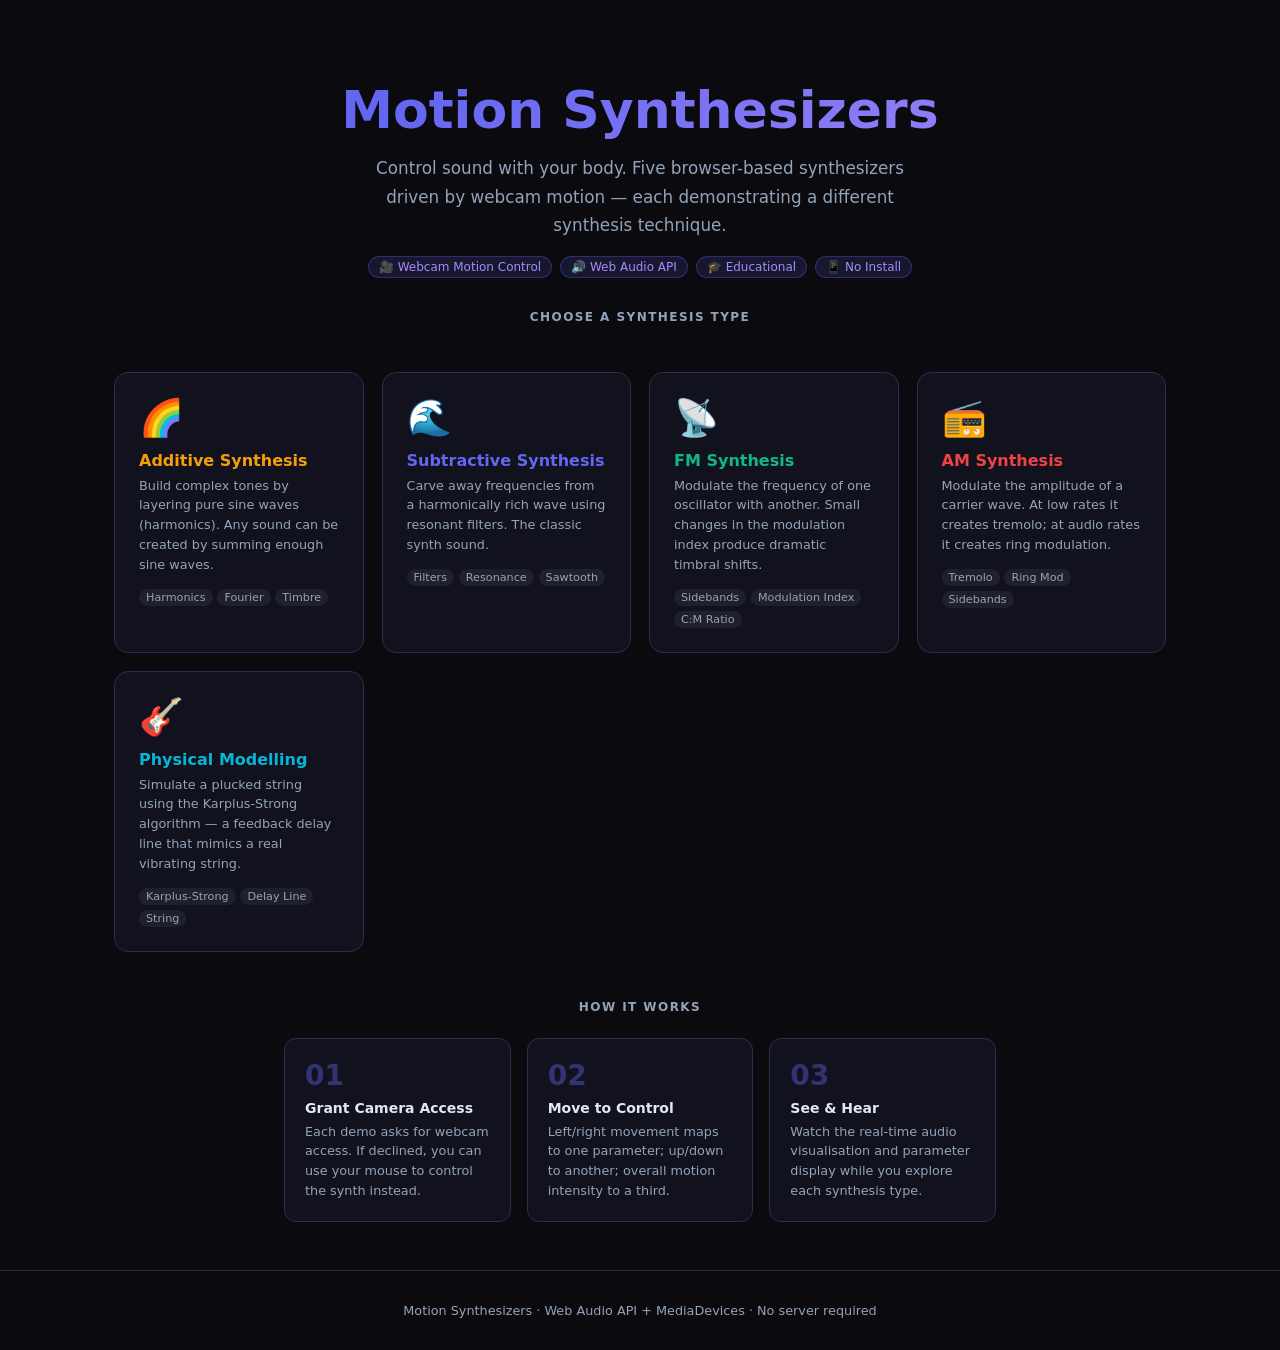
<file: index.html>
<!DOCTYPE html>
<html lang="en">
<head>
  <meta charset="UTF-8">
  <meta name="viewport" content="width=device-width, initial-scale=1.0">
  <title>Motion Synthesizers</title>
  <link rel="stylesheet" href="css/styles.css">
  <style>
    body { background: var(--bg); }
    .hero { padding: 5rem 1.5rem 2rem; }
    .hero h1 { font-size: 3.25rem; }
    .section-label {
      text-align: center;
      font-size: 0.75rem;
      font-weight: 700;
      letter-spacing: 0.12em;
      text-transform: uppercase;
      color: var(--text-muted);
      margin-bottom: 1.5rem;
    }
    .how-it-works {
      max-width: 760px;
      margin: 0 auto;
      padding: 0 1.5rem 3rem;
      display: grid;
      grid-template-columns: repeat(auto-fit, minmax(200px, 1fr));
      gap: 1rem;
    }
    .how-step {
      background: var(--bg-card);
      border: 1px solid var(--border);
      border-radius: 12px;
      padding: 1.25rem;
    }
    .how-step-num {
      font-size: 1.75rem;
      font-weight: 900;
      color: var(--demo-accent);
      opacity: 0.4;
      margin-bottom: 0.5rem;
    }
    .how-step h3 { font-size: 0.875rem; font-weight: 700; margin-bottom: 0.375rem; }
    .how-step p { font-size: 0.8rem; color: var(--text-muted); line-height: 1.55; }
  </style>
</head>
<body>

<div class="hero">
  <h1>Motion Synthesizers</h1>
  <p>Control sound with your body. Five browser-based synthesizers driven by webcam motion — each demonstrating a different synthesis technique.</p>
  <div class="hero-badges">
    <span class="badge">🎥 Webcam Motion Control</span>
    <span class="badge">🔊 Web Audio API</span>
    <span class="badge">🎓 Educational</span>
    <span class="badge">📱 No Install</span>
  </div>
</div>

<p class="section-label">Choose a Synthesis Type</p>

<div class="demos-grid">

  <a class="demo-card" href="demos/additive.html" style="--card-accent:#f59e0b">
    <div class="demo-card-icon">🌈</div>
    <h3>Additive Synthesis</h3>
    <p>Build complex tones by layering pure sine waves (harmonics). Any sound can be created by summing enough sine waves.</p>
    <div class="demo-card-tags">
      <span class="tag">Harmonics</span>
      <span class="tag">Fourier</span>
      <span class="tag">Timbre</span>
    </div>
  </a>

  <a class="demo-card" href="demos/subtractive.html" style="--card-accent:#6366f1">
    <div class="demo-card-icon">🌊</div>
    <h3>Subtractive Synthesis</h3>
    <p>Carve away frequencies from a harmonically rich wave using resonant filters. The classic synth sound.</p>
    <div class="demo-card-tags">
      <span class="tag">Filters</span>
      <span class="tag">Resonance</span>
      <span class="tag">Sawtooth</span>
    </div>
  </a>

  <a class="demo-card" href="demos/fm.html" style="--card-accent:#10b981">
    <div class="demo-card-icon">📡</div>
    <h3>FM Synthesis</h3>
    <p>Modulate the frequency of one oscillator with another. Small changes in the modulation index produce dramatic timbral shifts.</p>
    <div class="demo-card-tags">
      <span class="tag">Sidebands</span>
      <span class="tag">Modulation Index</span>
      <span class="tag">C:M Ratio</span>
    </div>
  </a>

  <a class="demo-card" href="demos/am.html" style="--card-accent:#ef4444">
    <div class="demo-card-icon">📻</div>
    <h3>AM Synthesis</h3>
    <p>Modulate the amplitude of a carrier wave. At low rates it creates tremolo; at audio rates it creates ring modulation.</p>
    <div class="demo-card-tags">
      <span class="tag">Tremolo</span>
      <span class="tag">Ring Mod</span>
      <span class="tag">Sidebands</span>
    </div>
  </a>

  <a class="demo-card" href="demos/physical.html" style="--card-accent:#06b6d4">
    <div class="demo-card-icon">🎸</div>
    <h3>Physical Modelling</h3>
    <p>Simulate a plucked string using the Karplus-Strong algorithm — a feedback delay line that mimics a real vibrating string.</p>
    <div class="demo-card-tags">
      <span class="tag">Karplus-Strong</span>
      <span class="tag">Delay Line</span>
      <span class="tag">String</span>
    </div>
  </a>

</div>

<p class="section-label">How It Works</p>
<div class="how-it-works">
  <div class="how-step">
    <div class="how-step-num">01</div>
    <h3>Grant Camera Access</h3>
    <p>Each demo asks for webcam access. If declined, you can use your mouse to control the synth instead.</p>
  </div>
  <div class="how-step">
    <div class="how-step-num">02</div>
    <h3>Move to Control</h3>
    <p>Left/right movement maps to one parameter; up/down to another; overall motion intensity to a third.</p>
  </div>
  <div class="how-step">
    <div class="how-step-num">03</div>
    <h3>See &amp; Hear</h3>
    <p>Watch the real-time audio visualisation and parameter display while you explore each synthesis type.</p>
  </div>
</div>

<footer class="footer">
  Motion Synthesizers · Web Audio API + MediaDevices · No server required
</footer>

</body>
</html>
</file>
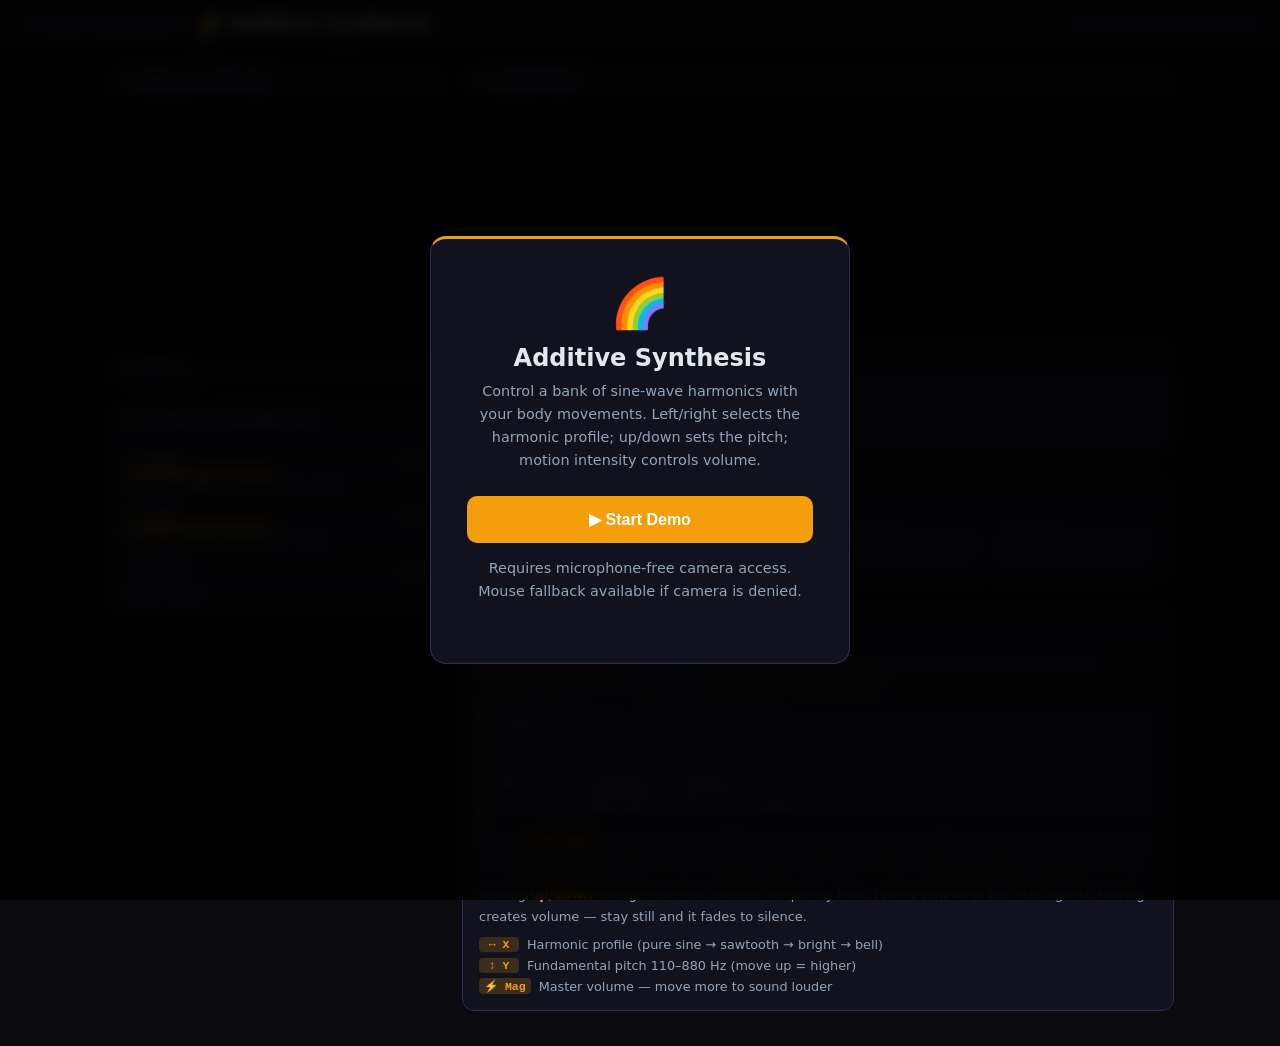
<file: demos/additive.html>
<!DOCTYPE html>
<html lang="en">
<head>
  <meta charset="UTF-8">
  <meta name="viewport" content="width=device-width, initial-scale=1.0">
  <title>Additive Synthesis – Motion Synthesizers</title>
  <link rel="stylesheet" href="../css/styles.css">
  <style>
    :root { --demo-accent: #f59e0b; --demo-accent-dim: rgba(245,158,11,0.18); }
    #vizCanvas { height: 220px; background: #000; }
    .harmonic-bars {
      display: flex;
      align-items: flex-end;
      justify-content: center;
      gap: 4px;
      height: 80px;
      padding: 0.5rem 1rem;
      background: var(--bg-input);
    }
    .h-bar-wrap { display: flex; flex-direction: column; align-items: center; gap: 3px; flex: 1; }
    .h-bar { width: 100%; background: var(--demo-accent); border-radius: 2px 2px 0 0; transition: height 0.06s; min-height: 2px; }
    .h-bar-label { font-size: 0.55rem; color: var(--text-muted); font-family: var(--mono); }
  </style>
</head>
<body>

<!-- Start overlay -->
<div class="start-overlay" id="startOverlay">
  <div class="start-card">
    <div class="start-icon">🌈</div>
    <h2>Additive Synthesis</h2>
    <p>Control a bank of sine-wave harmonics with your body movements. Left/right selects the harmonic profile; up/down sets the pitch; motion intensity controls volume.</p>
    <button class="btn-start" id="startBtn">▶ Start Demo</button>
    <p class="start-note">Requires microphone-free camera access. Mouse fallback available if camera is denied.</p>
  </div>
</div>

<nav class="navbar">
  <a href="../index.html" class="back-link">← Motion Synthesizers</a>
  <span class="demo-title">🌈 Additive Synthesis</span>
  <span class="demo-subtitle">Sine harmonics from motion</span>
</nav>

<div class="app-container">

  <!-- Left column -->
  <div class="left-col">

    <div class="panel">
      <div class="panel-header">Webcam Motion</div>
      <div class="webcam-wrapper">
        <video id="video" autoplay muted playsinline></video>
        <canvas id="motionCanvas" class="motion-canvas"></canvas>
      </div>
      <div class="status-row">
        <span class="status-dot inactive" id="statusDot"></span>
        <span id="statusText">Waiting…</span>
      </div>
    </div>

    <div class="panel">
      <div class="panel-header">Motion → Parameters</div>
      <div class="motion-params">
        <div class="param-row">
          <div class="param-label-row">
            <span class="param-label">↔ X-axis</span>
            <span class="param-value" id="xVal">0.50</span>
          </div>
          <div class="param-bar-track"><div class="param-bar-fill" id="xBar" style="width:50%"></div></div>
          <span class="param-mapping">Harmonic profile (pure → bright → bell)</span>
        </div>
        <div class="param-row">
          <div class="param-label-row">
            <span class="param-label">↕ Y-axis</span>
            <span class="param-value" id="yVal">0.50</span>
          </div>
          <div class="param-bar-track"><div class="param-bar-fill" id="yBar" style="width:50%"></div></div>
          <span class="param-mapping">Fundamental frequency (low → high)</span>
        </div>
        <div class="param-row">
          <div class="param-label-row">
            <span class="param-label">⚡ Motion</span>
            <span class="param-value" id="magVal">0.00</span>
          </div>
          <div class="param-bar-track"><div class="param-bar-fill" id="magBar" style="width:0%"></div></div>
          <span class="param-mapping">Master volume</span>
        </div>
      </div>
    </div>

  </div>

  <!-- Right column -->
  <div class="right-col">

    <div class="panel">
      <div class="panel-header">Waveform</div>
      <div class="viz-wrapper">
        <canvas id="vizCanvas" width="600" height="220"></canvas>
      </div>
    </div>

    <div class="panel">
      <div class="panel-header">Harmonic Amplitudes</div>
      <div class="harmonic-bars" id="harmonicBars">
        <!-- filled by JS -->
      </div>
    </div>

    <div class="panel">
      <div class="panel-header">Current Values</div>
      <div class="current-params">
        <div class="current-param">
          <div class="current-param-label">Fundamental</div>
          <div class="current-param-value" id="freqDisplay">—<span class="current-param-unit">Hz</span></div>
        </div>
        <div class="current-param">
          <div class="current-param-label">Profile</div>
          <div class="current-param-value" id="profileDisplay">—</div>
        </div>
        <div class="current-param">
          <div class="current-param-label">Harmonics</div>
          <div class="current-param-value" id="harmonicsDisplay">—</div>
        </div>
        <div class="current-param">
          <div class="current-param-label">Volume</div>
          <div class="current-param-value" id="volDisplay">—<span class="current-param-unit">%</span></div>
        </div>
      </div>
    </div>

    <div class="panel">
      <div class="panel-header">How Additive Synthesis Works</div>
      <div class="education-panel">
        <p>
          <strong>Additive synthesis</strong> is based on the Fourier theorem: any periodic sound can
          be recreated by summing enough sine waves (called <strong>partials</strong> or <strong>harmonics</strong>).
        </p>
        <div class="formula-box">output(t) = Σ  Aₙ · sin(2π · n · f₀ · t)
         n=1…N

where  f₀ = fundamental frequency
       Aₙ = amplitude of the n-th harmonic</div>
        <p>
          Moving <strong>left/right</strong> morphs between different amplitude envelopes (profiles):
          a pure sine (only harmonic 1), triangle (odd harmonics ∝ 1/n²), square
          (odd harmonics ∝ 1/n), and sawtooth (all harmonics ∝ 1/n).
        </p>
        <p>
          Moving <strong>up/down</strong> changes the fundamental frequency from 110 Hz (low A) to
          880 Hz (high A). Moving creates volume — stay still and it fades to silence.
        </p>
        <div class="controls-legend">
          <div class="control-item"><span class="control-axis">↔ X</span><span class="control-desc">Harmonic profile (pure sine → sawtooth → bright → bell)</span></div>
          <div class="control-item"><span class="control-axis">↕ Y</span><span class="control-desc">Fundamental pitch 110–880 Hz (move up = higher)</span></div>
          <div class="control-item"><span class="control-axis">⚡ Mag</span><span class="control-desc">Master volume — move more to sound louder</span></div>
        </div>
      </div>
    </div>

  </div>
</div><!-- app-container -->

<script src="../js/motion.js"></script>
<script>
/* ── Additive Synthesis Engine ──────────────────────────────── */

const NUM_HARMONICS = 16;

// Harmonic amplitude profiles  [ A1, A2, A3, … A16 ]
// Each profile is a function index → amplitude (0-1)
const PROFILES = [
  { name: 'Pure Sine',  fn: n => n === 1 ? 1 : 0 },
  { name: 'Triangle',   fn: n => (n % 2 === 1) ? 1 / (n * n) : 0 },
  { name: 'Square',     fn: n => (n % 2 === 1) ? 1 / n : 0 },
  { name: 'Sawtooth',   fn: n => 1 / n },
  { name: 'Bright Saw', fn: n => 1 / Math.sqrt(n) },
  { name: 'Bell',       fn: n => Math.exp(-0.4 * (n - 1)) * (n % 3 !== 0 ? 1 : 0.5) },
  { name: 'Odd Bright', fn: n => (n % 2 === 1) ? 1 / Math.sqrt(n) : 0.1 / n },
];

let audioCtx, masterGain, analyser;
let oscillators = [];  // array of { osc, gain }
let started = false;

function setupSynth(ctx) {
  analyser    = ctx.createAnalyser();
  analyser.fftSize = 2048;
  analyser.smoothingTimeConstant = 0.85;

  masterGain  = ctx.createGain();
  masterGain.gain.value = 0;

  masterGain.connect(analyser);
  analyser.connect(ctx.destination);

  for (let n = 1; n <= NUM_HARMONICS; n++) {
    const osc  = ctx.createOscillator();
    const gain = ctx.createGain();
    osc.type = 'sine';
    osc.frequency.value = 220 * n;
    gain.gain.value = 0;
    osc.connect(gain);
    gain.connect(masterGain);
    osc.start();
    oscillators.push({ osc, gain });
  }
}

function setParams(x, y, mag) {
  if (!started) return;

  // Fundamental: Y maps 0→1 to 110→880 Hz (exponential)
  const fundamental = 110 * Math.pow(8, 1 - y); // y=0 → 880, y=1 → 110

  // Profile: X selects and interpolates between adjacent profiles
  const profileIdx = x * (PROFILES.length - 1);
  const p0 = Math.floor(profileIdx);
  const p1 = Math.min(PROFILES.length - 1, p0 + 1);
  const t  = profileIdx - p0;

  let harmonicAmps = [];
  for (let n = 1; n <= NUM_HARMONICS; n++) {
    const a0 = PROFILES[p0].fn(n);
    const a1 = PROFILES[p1].fn(n);
    harmonicAmps.push(a0 * (1 - t) + a1 * t);
  }

  // Normalise so loudest harmonic = 1
  const maxA = Math.max(...harmonicAmps, 0.001);
  harmonicAmps = harmonicAmps.map(a => a / maxA);

  // Apply to oscillators
  const now = audioCtx.currentTime;
  for (let i = 0; i < NUM_HARMONICS; i++) {
    oscillators[i].osc.frequency.setTargetAtTime(fundamental * (i + 1), now, 0.03);
    oscillators[i].gain.gain.setTargetAtTime(harmonicAmps[i] * 0.5, now, 0.05);
  }

  // Master volume follows motion magnitude
  const vol = Math.min(1, mag * 2.5);
  masterGain.gain.setTargetAtTime(vol * 0.6, now, 0.05);

  // ── UI updates ──
  document.getElementById('freqDisplay').childNodes[0].nodeValue = Math.round(fundamental);
  document.getElementById('profileDisplay').textContent =
    t < 0.5 ? PROFILES[p0].name : PROFILES[p1].name;
  document.getElementById('harmonicsDisplay').textContent = NUM_HARMONICS;
  document.getElementById('volDisplay').childNodes[0].nodeValue = Math.round(vol * 100);

  // Update harmonic bar chart
  const bars = document.querySelectorAll('.h-bar');
  bars.forEach((b, i) => {
    b.style.height = (harmonicAmps[i] * 72) + 'px';
  });
}

/* ── Motion ─────────────────────────────────────────────────── */

const detector = new MotionDetector({ onUpdate: ({ x, y, magnitude }) => {
  document.getElementById('xVal').textContent = x.toFixed(2);
  document.getElementById('yVal').textContent = y.toFixed(2);
  document.getElementById('magVal').textContent = magnitude.toFixed(2);
  document.getElementById('xBar').style.width   = (x * 100) + '%';
  document.getElementById('yBar').style.width   = (y * 100) + '%';
  document.getElementById('magBar').style.width = (magnitude * 100) + '%';
  setParams(x, y, magnitude);
}});

/* ── Visualisation ───────────────────────────────────────────── */

const vizCanvas = document.getElementById('vizCanvas');
const vizCtx    = vizCanvas.getContext('2d');

function drawViz() {
  requestAnimationFrame(drawViz);
  if (!analyser) return;

  const W = vizCanvas.width;
  const H = vizCanvas.height;
  const buf = new Uint8Array(analyser.fftSize);
  analyser.getByteTimeDomainData(buf);

  vizCtx.fillStyle = 'rgba(0,0,0,0.35)';
  vizCtx.fillRect(0, 0, W, H);

  vizCtx.beginPath();
  vizCtx.strokeStyle = '#f59e0b';
  vizCtx.lineWidth = 2;
  const step = W / buf.length;
  for (let i = 0; i < buf.length; i++) {
    const x = i * step;
    const y = (buf[i] / 128) * (H / 2);
    if (i === 0) vizCtx.moveTo(x, y);
    else vizCtx.lineTo(x, y);
  }
  vizCtx.stroke();

  // Centre line
  vizCtx.strokeStyle = 'rgba(245,158,11,0.15)';
  vizCtx.lineWidth = 1;
  vizCtx.beginPath();
  vizCtx.moveTo(0, H / 2); vizCtx.lineTo(W, H / 2);
  vizCtx.stroke();
}

/* ── Harmonic bar DOM init ───────────────────────────────────── */

function buildHarmonicBars() {
  const cont = document.getElementById('harmonicBars');
  cont.innerHTML = '';
  for (let n = 1; n <= NUM_HARMONICS; n++) {
    const wrap = document.createElement('div');
    wrap.className = 'h-bar-wrap';
    const bar = document.createElement('div');
    bar.className = 'h-bar';
    bar.style.height = '2px';
    const lbl = document.createElement('div');
    lbl.className = 'h-bar-label';
    lbl.textContent = n;
    wrap.appendChild(bar);
    wrap.appendChild(lbl);
    cont.appendChild(wrap);
  }
}

/* ── Start ───────────────────────────────────────────────────── */

document.getElementById('startBtn').addEventListener('click', async () => {
  document.getElementById('startOverlay').classList.add('hidden');

  audioCtx = new (window.AudioContext || window.webkitAudioContext)();
  if (audioCtx.state === 'suspended') await audioCtx.resume();
  setupSynth(audioCtx);
  buildHarmonicBars();
  drawViz();
  started = true;

  const video = document.getElementById('video');
  const motionCanvas = document.getElementById('motionCanvas');
  const ok = await detector.start(video, motionCanvas);

  const dot = document.getElementById('statusDot');
  const txt = document.getElementById('statusText');
  if (ok) {
    dot.className = 'status-dot active';
    txt.textContent = 'Camera active — move to play';
  } else {
    dot.className = 'status-dot inactive';
    txt.textContent = 'No camera — move mouse over the video area';
    detector.enableMouseFallback(document.querySelector('.webcam-wrapper'));
  }
});
</script>
</body>
</html>
</file>
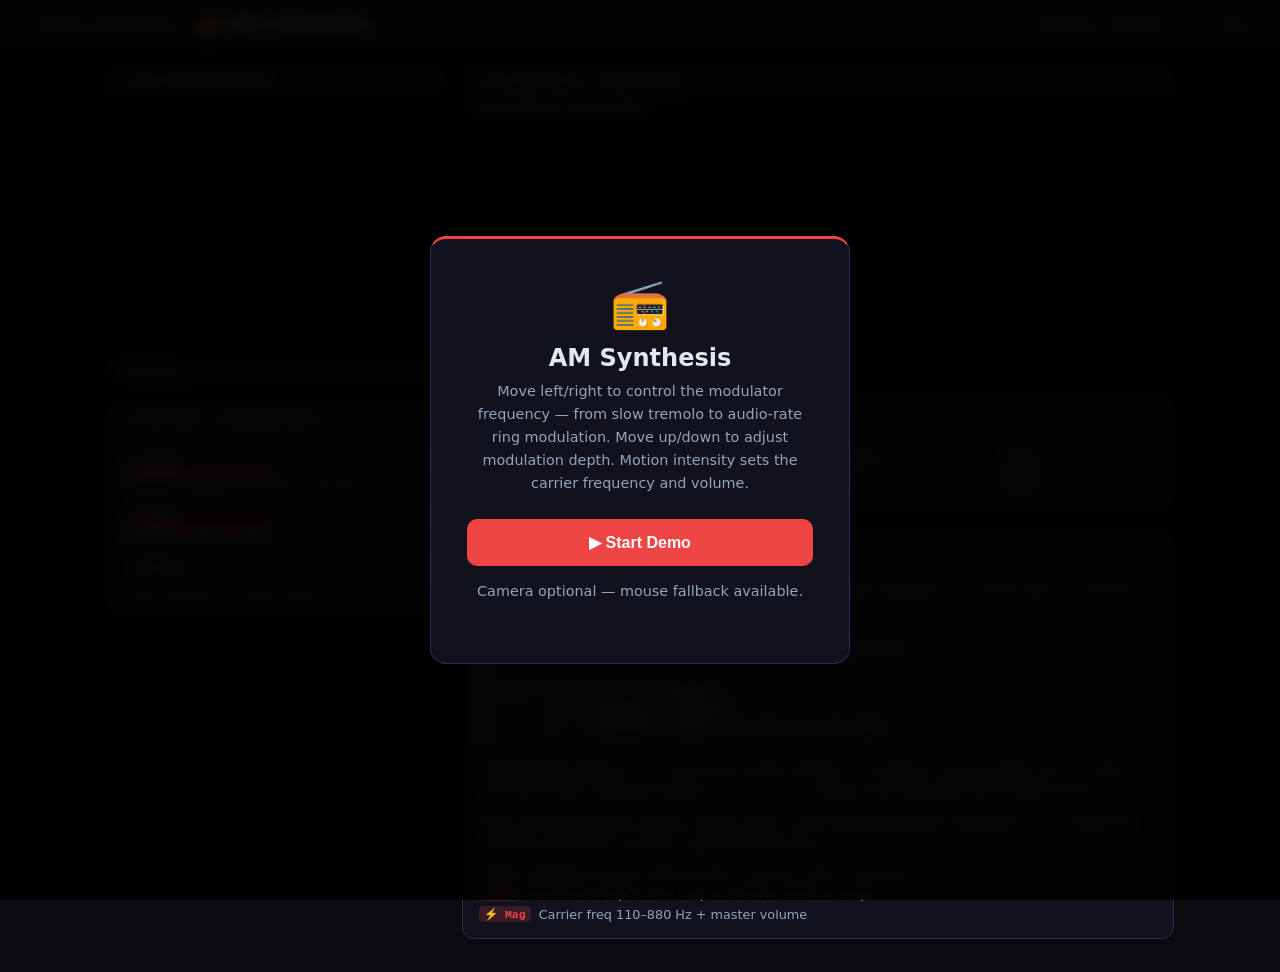
<file: demos/am.html>
<!DOCTYPE html>
<html lang="en">
<head>
  <meta charset="UTF-8">
  <meta name="viewport" content="width=device-width, initial-scale=1.0">
  <title>AM Synthesis – Motion Synthesizers</title>
  <link rel="stylesheet" href="../css/styles.css">
  <style>
    :root { --demo-accent: #ef4444; --demo-accent-dim: rgba(239,68,68,0.18); }
    #waveCanvas { height: 130px; background: #000; }
    #specCanvas { height: 110px; background: #000; }
    .dual-viz { display: flex; flex-direction: column; }
    .viz-label {
      font-size: 0.65rem;
      color: var(--text-muted);
      font-weight: 700;
      letter-spacing: 0.08em;
      text-transform: uppercase;
      padding: 3px 8px;
      background: rgba(0,0,0,0.5);
    }
    .mode-badge {
      display: inline-block;
      padding: 3px 10px;
      border-radius: 99px;
      font-size: 0.75rem;
      font-weight: 700;
      background: var(--demo-accent-dim);
      color: var(--demo-accent);
      border: 1px solid rgba(239,68,68,0.3);
    }
  </style>
</head>
<body>

<!-- Start overlay -->
<div class="start-overlay" id="startOverlay">
  <div class="start-card">
    <div class="start-icon">📻</div>
    <h2>AM Synthesis</h2>
    <p>Move left/right to control the modulator frequency — from slow tremolo to audio-rate ring modulation. Move up/down to adjust modulation depth. Motion intensity sets the carrier frequency and volume.</p>
    <button class="btn-start" id="startBtn">▶ Start Demo</button>
    <p class="start-note">Camera optional — mouse fallback available.</p>
  </div>
</div>

<nav class="navbar">
  <a href="../index.html" class="back-link">← Motion Synthesizers</a>
  <span class="demo-title">📻 AM Synthesis</span>
  <span class="demo-subtitle">Amplitude modulation from motion</span>
</nav>

<div class="app-container">

  <!-- Left column -->
  <div class="left-col">

    <div class="panel">
      <div class="panel-header">Webcam Motion</div>
      <div class="webcam-wrapper">
        <video id="video" autoplay muted playsinline></video>
        <canvas id="motionCanvas" class="motion-canvas"></canvas>
      </div>
      <div class="status-row">
        <span class="status-dot inactive" id="statusDot"></span>
        <span id="statusText">Waiting…</span>
      </div>
    </div>

    <div class="panel">
      <div class="panel-header">Motion → Parameters</div>
      <div class="motion-params">
        <div class="param-row">
          <div class="param-label-row">
            <span class="param-label">↔ X-axis</span>
            <span class="param-value" id="xVal">0.50</span>
          </div>
          <div class="param-bar-track"><div class="param-bar-fill" id="xBar" style="width:50%"></div></div>
          <span class="param-mapping">Modulator frequency (tremolo → ring mod)</span>
        </div>
        <div class="param-row">
          <div class="param-label-row">
            <span class="param-label">↕ Y-axis</span>
            <span class="param-value" id="yVal">0.50</span>
          </div>
          <div class="param-bar-track"><div class="param-bar-fill" id="yBar" style="width:50%"></div></div>
          <span class="param-mapping">Modulation depth 0–100%</span>
        </div>
        <div class="param-row">
          <div class="param-label-row">
            <span class="param-label">⚡ Motion</span>
            <span class="param-value" id="magVal">0.00</span>
          </div>
          <div class="param-bar-track"><div class="param-bar-fill" id="magBar" style="width:0%"></div></div>
          <span class="param-mapping">Carrier frequency + master volume</span>
        </div>
      </div>
    </div>

  </div>

  <!-- Right column -->
  <div class="right-col">

    <div class="panel">
      <div class="panel-header">Waveform + Spectrum</div>
      <div class="dual-viz">
        <div class="viz-label">Time Domain (waveform)</div>
        <canvas id="waveCanvas" width="600" height="130"></canvas>
        <div class="viz-label">Frequency Domain (sidebands)</div>
        <canvas id="specCanvas" width="600" height="110"></canvas>
      </div>
    </div>

    <div class="panel">
      <div class="panel-header">Current Values</div>
      <div class="current-params">
        <div class="current-param">
          <div class="current-param-label">Carrier f_c</div>
          <div class="current-param-value" id="fcDisplay">—<span class="current-param-unit">Hz</span></div>
        </div>
        <div class="current-param">
          <div class="current-param-label">Modulator f_m</div>
          <div class="current-param-value" id="fmDisplay">—<span class="current-param-unit">Hz</span></div>
        </div>
        <div class="current-param">
          <div class="current-param-label">Depth m</div>
          <div class="current-param-value" id="depthDisplay">—<span class="current-param-unit">%</span></div>
        </div>
        <div class="current-param">
          <div class="current-param-label">Mode</div>
          <div class="current-param-value" style="font-size:0.8rem"><span class="mode-badge" id="modeDisplay">—</span></div>
        </div>
      </div>
    </div>

    <div class="panel">
      <div class="panel-header">How AM Synthesis Works</div>
      <div class="education-panel">
        <p>
          In <strong>AM (Amplitude Modulation) synthesis</strong>, the amplitude (loudness) of a
          <em>carrier</em> wave is varied by a <em>modulator</em> oscillator.
        </p>
        <div class="formula-box">output(t) = [1 + m · sin(2π·f_m·t)] · A · sin(2π·f_c·t)

where  f_c = carrier frequency
       f_m = modulator frequency
       m   = modulation depth (0 = off, 1 = full AM)</div>
        <p>
          At <strong>sub-audio rates</strong> (f_m &lt; 20 Hz) this creates <em>tremolo</em> —
          a rhythmic volume wobble. As f_m enters the audio range, sidebands appear at
          <code>f_c ± f_m</code>, creating <em>ring modulation</em> with metallic tones.
        </p>
        <p>
          Watch the <strong>waveform</strong> envelope change shape, and the
          <strong>spectrum</strong> grow sidebands as you sweep the modulator frequency up with
          a rightward movement.
        </p>
        <div class="controls-legend">
          <div class="control-item"><span class="control-axis">↔ X</span><span class="control-desc">Modulator freq 0.5–500 Hz (left = tremolo, right = ring mod)</span></div>
          <div class="control-item"><span class="control-axis">↕ Y</span><span class="control-desc">Modulation depth m 0–1 (up = shallow, down = deep)</span></div>
          <div class="control-item"><span class="control-axis">⚡ Mag</span><span class="control-desc">Carrier freq 110–880 Hz + master volume</span></div>
        </div>
      </div>
    </div>

  </div>
</div>

<script src="../js/motion.js"></script>
<script>
/* ── AM Synthesis Engine ─────────────────────────────────────── */

let audioCtx, masterGain, analyser;
let carrierOsc, modOsc, modDepthGain, vca;
let started = false;
let curFc = 330, curFm = 5, curDepth = 0.5;

function setupSynth(ctx) {
  analyser = ctx.createAnalyser();
  analyser.fftSize = 4096;
  analyser.smoothingTimeConstant = 0.8;

  masterGain = ctx.createGain();
  masterGain.gain.value = 0;

  // Carrier oscillator
  carrierOsc = ctx.createOscillator();
  carrierOsc.type = 'sine';
  carrierOsc.frequency.value = 330;

  // VCA (volume-controlled amplifier)
  vca = ctx.createGain();
  vca.gain.value = 0.5; // base gain (DC = 1.0 + mod)

  // Modulator oscillator
  modOsc = ctx.createOscillator();
  modOsc.type = 'sine';
  modOsc.frequency.value = 5;

  // Modulation depth scaler
  modDepthGain = ctx.createGain();
  modDepthGain.gain.value = 0.5; // depth

  // AM routing: modulator → modDepthGain → vca.gain (adds to base)
  modOsc.connect(modDepthGain);
  modDepthGain.connect(vca.gain);

  carrierOsc.connect(vca);
  vca.connect(masterGain);
  masterGain.connect(analyser);
  analyser.connect(ctx.destination);

  carrierOsc.start();
  modOsc.start();
}

function setParams(x, y, mag) {
  if (!started) return;

  // Carrier: magnitude → 110..880 Hz (exponential)
  const fc = 110 * Math.pow(8, mag);

  // Modulator: X → 0.5..500 Hz (log)
  const fm = 0.5 * Math.pow(1000, x);

  // Depth: Y → 0..1 (move down = more depth)
  const depth = 1 - y;

  const vol = Math.min(1, mag * 2.5);
  const now = audioCtx.currentTime;

  carrierOsc.frequency.setTargetAtTime(fc,         now, 0.04);
  modOsc.frequency.setTargetAtTime(fm,             now, 0.04);
  // VCA base = 1 - depth (so at max depth the gain dips to 0)
  vca.gain.setTargetAtTime(1 - depth,              now, 0.04);
  modDepthGain.gain.setTargetAtTime(depth,         now, 0.04);
  masterGain.gain.setTargetAtTime(vol * 0.5,       now, 0.05);

  curFc = fc; curFm = fm; curDepth = depth;

  const mode = fm < 20 ? 'Tremolo' : fm < 100 ? 'Transition' : 'Ring Mod';
  document.getElementById('fcDisplay').childNodes[0].nodeValue  = Math.round(fc);
  document.getElementById('fmDisplay').childNodes[0].nodeValue  = fm < 10 ? fm.toFixed(1) : Math.round(fm);
  document.getElementById('depthDisplay').childNodes[0].nodeValue = Math.round(depth * 100);
  document.getElementById('modeDisplay').textContent = mode;
}

/* ── Motion ─────────────────────────────────────────────────── */

const detector = new MotionDetector({ onUpdate: ({ x, y, magnitude }) => {
  document.getElementById('xVal').textContent = x.toFixed(2);
  document.getElementById('yVal').textContent = y.toFixed(2);
  document.getElementById('magVal').textContent = magnitude.toFixed(2);
  document.getElementById('xBar').style.width   = (x * 100) + '%';
  document.getElementById('yBar').style.width   = (y * 100) + '%';
  document.getElementById('magBar').style.width = (magnitude * 100) + '%';
  setParams(x, y, magnitude);
}});

/* ── Visualisation ───────────────────────────────────────────── */

const waveCanvas = document.getElementById('waveCanvas');
const waveCtx    = waveCanvas.getContext('2d');
const specCanvas = document.getElementById('specCanvas');
const specCtx    = specCanvas.getContext('2d');

function drawViz() {
  requestAnimationFrame(drawViz);
  if (!analyser) return;

  // Waveform
  {
    const W = waveCanvas.width, H = waveCanvas.height;
    const buf = new Uint8Array(analyser.fftSize);
    analyser.getByteTimeDomainData(buf);

    waveCtx.fillStyle = 'rgba(0,0,0,0.4)';
    waveCtx.fillRect(0, 0, W, H);

    waveCtx.beginPath();
    waveCtx.strokeStyle = '#ef4444';
    waveCtx.lineWidth = 2;
    const step = W / buf.length;
    for (let i = 0; i < buf.length; i++) {
      const x = i * step;
      const y = (1 - buf[i] / 255) * H;
      if (i === 0) waveCtx.moveTo(x, y);
      else waveCtx.lineTo(x, y);
    }
    waveCtx.stroke();

    // Centre line
    waveCtx.strokeStyle = 'rgba(239,68,68,0.15)';
    waveCtx.lineWidth = 1;
    waveCtx.beginPath();
    waveCtx.moveTo(0, H/2); waveCtx.lineTo(W, H/2);
    waveCtx.stroke();
  }

  // Spectrum
  {
    const W = specCanvas.width, H = specCanvas.height;
    const fBuf = new Uint8Array(analyser.frequencyBinCount);
    analyser.getByteFrequencyData(fBuf);

    specCtx.fillStyle = 'rgba(0,0,0,0.4)';
    specCtx.fillRect(0, 0, W, H);

    const show = Math.floor(fBuf.length / 4);
    const bw   = W / show;

    for (let i = 0; i < show; i++) {
      const v  = fBuf[i] / 255;
      const bh = v * H;
      specCtx.fillStyle = `hsl(0,${60 + v * 40}%,${25 + v * 45}%)`;
      specCtx.fillRect(i * bw, H - bh, bw - 1, bh);
    }

    // Mark carrier + sidebands
    if (audioCtx && curFm > 0) {
      const binHz = audioCtx.sampleRate / analyser.fftSize;
      [curFc, curFc + curFm, curFc - curFm].forEach((f, idx) => {
        if (f <= 0) return;
        const px = (f / binHz) / (analyser.frequencyBinCount / 4) * W;
        specCtx.strokeStyle = idx === 0
          ? 'rgba(255,200,50,0.9)'
          : 'rgba(239,68,68,0.75)';
        specCtx.lineWidth = 1.5;
        specCtx.beginPath();
        specCtx.moveTo(px, 0); specCtx.lineTo(px, H);
        specCtx.stroke();
      });
    }
  }
}

/* ── Start ───────────────────────────────────────────────────── */

document.getElementById('startBtn').addEventListener('click', async () => {
  document.getElementById('startOverlay').classList.add('hidden');

  audioCtx = new (window.AudioContext || window.webkitAudioContext)();
  if (audioCtx.state === 'suspended') await audioCtx.resume();
  setupSynth(audioCtx);
  drawViz();
  started = true;

  const video = document.getElementById('video');
  const motionCanvas = document.getElementById('motionCanvas');
  const ok = await detector.start(video, motionCanvas);

  const dot = document.getElementById('statusDot');
  const txt = document.getElementById('statusText');
  if (ok) {
    dot.className = 'status-dot active';
    txt.textContent = 'Camera active — move to play';
  } else {
    dot.className = 'status-dot inactive';
    txt.textContent = 'No camera — move mouse over the video area';
    detector.enableMouseFallback(document.querySelector('.webcam-wrapper'));
  }
});
</script>
</body>
</html>
</file>
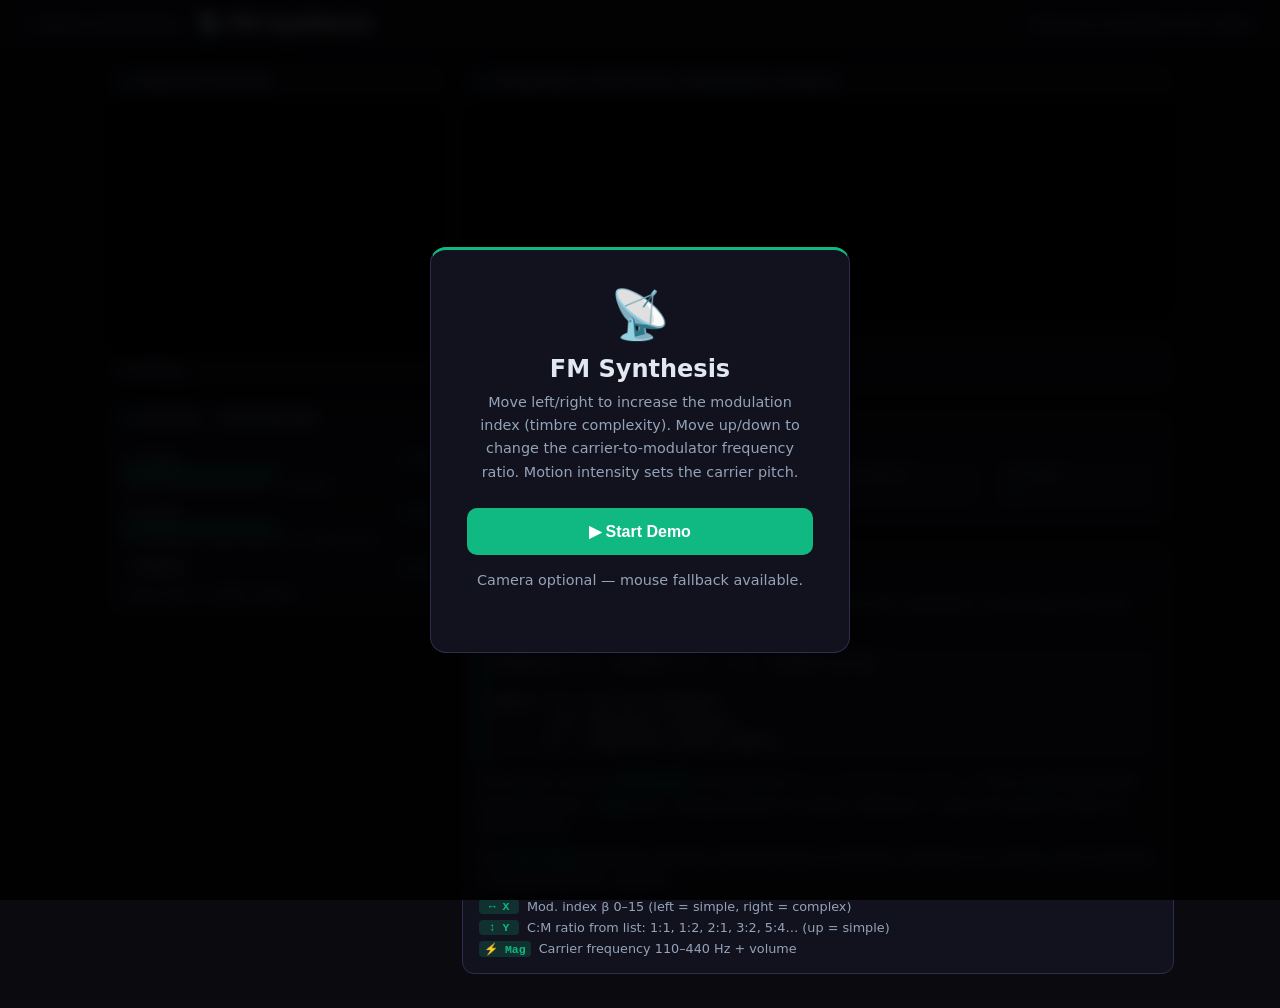
<file: demos/fm.html>
<!DOCTYPE html>
<html lang="en">
<head>
  <meta charset="UTF-8">
  <meta name="viewport" content="width=device-width, initial-scale=1.0">
  <title>FM Synthesis – Motion Synthesizers</title>
  <link rel="stylesheet" href="../css/styles.css">
  <style>
    :root { --demo-accent: #10b981; --demo-accent-dim: rgba(16,185,129,0.18); }
    #vizCanvas { height: 220px; background: #000; }
    .sideband-list {
      padding: 0.625rem 1rem;
      display: flex;
      flex-wrap: wrap;
      gap: 0.375rem;
    }
    .sideband-tag {
      font-size: 0.7rem;
      font-family: var(--mono);
      padding: 2px 7px;
      border-radius: 4px;
      background: rgba(16,185,129,0.12);
      border: 1px solid rgba(16,185,129,0.25);
      color: #10b981;
    }
  </style>
</head>
<body>

<!-- Start overlay -->
<div class="start-overlay" id="startOverlay">
  <div class="start-card">
    <div class="start-icon">📡</div>
    <h2>FM Synthesis</h2>
    <p>Move left/right to increase the modulation index (timbre complexity). Move up/down to change the carrier-to-modulator frequency ratio. Motion intensity sets the carrier pitch.</p>
    <button class="btn-start" id="startBtn">▶ Start Demo</button>
    <p class="start-note">Camera optional — mouse fallback available.</p>
  </div>
</div>

<nav class="navbar">
  <a href="../index.html" class="back-link">← Motion Synthesizers</a>
  <span class="demo-title">📡 FM Synthesis</span>
  <span class="demo-subtitle">Frequency modulation from motion</span>
</nav>

<div class="app-container">

  <!-- Left column -->
  <div class="left-col">

    <div class="panel">
      <div class="panel-header">Webcam Motion</div>
      <div class="webcam-wrapper">
        <video id="video" autoplay muted playsinline></video>
        <canvas id="motionCanvas" class="motion-canvas"></canvas>
      </div>
      <div class="status-row">
        <span class="status-dot inactive" id="statusDot"></span>
        <span id="statusText">Waiting…</span>
      </div>
    </div>

    <div class="panel">
      <div class="panel-header">Motion → Parameters</div>
      <div class="motion-params">
        <div class="param-row">
          <div class="param-label-row">
            <span class="param-label">↔ X-axis</span>
            <span class="param-value" id="xVal">0.50</span>
          </div>
          <div class="param-bar-track"><div class="param-bar-fill" id="xBar" style="width:50%"></div></div>
          <span class="param-mapping">Modulation index (simple → complex)</span>
        </div>
        <div class="param-row">
          <div class="param-label-row">
            <span class="param-label">↕ Y-axis</span>
            <span class="param-value" id="yVal">0.50</span>
          </div>
          <div class="param-bar-track"><div class="param-bar-fill" id="yBar" style="width:50%"></div></div>
          <span class="param-mapping">C:M frequency ratio (harmonic → inharmonic)</span>
        </div>
        <div class="param-row">
          <div class="param-label-row">
            <span class="param-label">⚡ Motion</span>
            <span class="param-value" id="magVal">0.00</span>
          </div>
          <div class="param-bar-track"><div class="param-bar-fill" id="magBar" style="width:0%"></div></div>
          <span class="param-mapping">Carrier pitch + master volume</span>
        </div>
      </div>
    </div>

  </div>

  <!-- Right column -->
  <div class="right-col">

    <div class="panel">
      <div class="panel-header">Frequency Spectrum (sidebands visible)</div>
      <div class="viz-wrapper">
        <canvas id="vizCanvas" width="600" height="220"></canvas>
      </div>
    </div>

    <div class="panel">
      <div class="panel-header">Predicted Sidebands</div>
      <div class="sideband-list" id="sidebandList"></div>
    </div>

    <div class="panel">
      <div class="panel-header">Current Values</div>
      <div class="current-params">
        <div class="current-param">
          <div class="current-param-label">Carrier f_c</div>
          <div class="current-param-value" id="fcDisplay">—<span class="current-param-unit">Hz</span></div>
        </div>
        <div class="current-param">
          <div class="current-param-label">Modulator f_m</div>
          <div class="current-param-value" id="fmDisplay">—<span class="current-param-unit">Hz</span></div>
        </div>
        <div class="current-param">
          <div class="current-param-label">Mod. Index β</div>
          <div class="current-param-value" id="betaDisplay">—</div>
        </div>
        <div class="current-param">
          <div class="current-param-label">C:M Ratio</div>
          <div class="current-param-value" id="ratioDisplay">—</div>
        </div>
      </div>
    </div>

    <div class="panel">
      <div class="panel-header">How FM Synthesis Works</div>
      <div class="education-panel">
        <p>
          In <strong>FM (Frequency Modulation) synthesis</strong>, one oscillator (the
          <em>modulator</em>) continuously varies the frequency of another (the <em>carrier</em>).
        </p>
        <div class="formula-box">output(t) = A · sin(2π·f_c·t  +  β · sin(2π·f_m·t))

where  f_c = carrier frequency
       f_m = modulator frequency
       β   = modulation index (timbre)</div>
        <p>
          The output contains <strong>sidebands</strong> at frequencies
          <code>f_c ± n·f_m</code> (n = 1, 2, 3 …). Their amplitudes follow Bessel
          functions. As <strong>β</strong> grows, energy spreads into higher sidebands —
          watch the spectrum light up progressively.
        </p>
        <p>
          The <strong>C:M ratio</strong> determines whether sidebands land on harmonic
          multiples of a common pitch (musical) or off-grid (bell-like, metallic).
        </p>
        <div class="controls-legend">
          <div class="control-item"><span class="control-axis">↔ X</span><span class="control-desc">Mod. index β 0–15 (left = simple, right = complex)</span></div>
          <div class="control-item"><span class="control-axis">↕ Y</span><span class="control-desc">C:M ratio from list: 1:1, 1:2, 2:1, 3:2, 5:4… (up = simple)</span></div>
          <div class="control-item"><span class="control-axis">⚡ Mag</span><span class="control-desc">Carrier frequency 110–440 Hz + volume</span></div>
        </div>
      </div>
    </div>

  </div>
</div>

<script src="../js/motion.js"></script>
<script>
/* ── FM Synthesis Engine ─────────────────────────────────────── */

// C:M ratio presets: [carrier_mult, mod_mult, label]
const CM_RATIOS = [
  [1, 1, '1:1'],
  [1, 2, '1:2'],
  [2, 1, '2:1'],
  [3, 2, '3:2'],
  [5, 4, '5:4'],
  [1, 3, '1:3'],
  [3, 1, '3:1'],
  [2, 3, '2:3'],
  [1, 1.41, '1:√2 ✦'],  // slightly inharmonic (irrational ratio)
  [3, 4,    '3:4'],
];

let audioCtx, masterGain, analyser;
let carrierOsc, modOsc, modDepthGain, carrierGainNode;
let started = false;
let curFc = 220, curFm = 220, curBeta = 0;

function setupSynth(ctx) {
  analyser = ctx.createAnalyser();
  analyser.fftSize = 4096;
  analyser.smoothingTimeConstant = 0.85;

  masterGain = ctx.createGain();
  masterGain.gain.value = 0;

  carrierOsc = ctx.createOscillator();
  carrierOsc.type = 'sine';
  carrierOsc.frequency.value = 220;

  modOsc = ctx.createOscillator();
  modOsc.type = 'sine';
  modOsc.frequency.value = 220;

  modDepthGain = ctx.createGain();
  modDepthGain.gain.value = 0;

  carrierGainNode = ctx.createGain();
  carrierGainNode.gain.value = 0.7;

  // FM routing: modulator → modDepth → carrier.frequency
  modOsc.connect(modDepthGain);
  modDepthGain.connect(carrierOsc.frequency);

  carrierOsc.connect(carrierGainNode);
  carrierGainNode.connect(masterGain);
  masterGain.connect(analyser);
  analyser.connect(ctx.destination);

  carrierOsc.start();
  modOsc.start();
}

function setParams(x, y, mag) {
  if (!started) return;

  // Carrier base pitch follows magnitude: 110..440 Hz
  const fc = 110 + mag * 330;

  // C:M ratio from Y
  const ratioIdx = Math.round(y * (CM_RATIOS.length - 1));
  const [cm, mm, ratioLabel] = CM_RATIOS[CM_RATIOS.length - 1 - ratioIdx];
  const fm = fc * (mm / cm);

  // Modulation index from X: 0..15
  const beta = x * 15;
  const deviation = beta * fm; // Hz deviation

  const vol = Math.min(1, mag * 2.5);
  const now = audioCtx.currentTime;

  carrierOsc.frequency.setTargetAtTime(fc,        now, 0.04);
  modOsc.frequency.setTargetAtTime(fm,            now, 0.04);
  modDepthGain.gain.setTargetAtTime(deviation,    now, 0.04);
  masterGain.gain.setTargetAtTime(vol * 0.6,      now, 0.05);

  curFc = fc; curFm = fm; curBeta = beta;

  document.getElementById('fcDisplay').childNodes[0].nodeValue  = Math.round(fc);
  document.getElementById('fmDisplay').childNodes[0].nodeValue  = Math.round(fm);
  document.getElementById('betaDisplay').textContent            = beta.toFixed(1);
  document.getElementById('ratioDisplay').textContent           = ratioLabel;

  // Update sideband list
  const list = document.getElementById('sidebandList');
  list.innerHTML = '';
  for (let n = -5; n <= 5; n++) {
    const f = fc + n * fm;
    if (f > 0 && f < 8000) {
      const tag = document.createElement('span');
      tag.className = 'sideband-tag';
      tag.textContent = (n >= 0 ? '+' : '') + n + ': ' + Math.round(f) + ' Hz';
      list.appendChild(tag);
    }
  }
}

/* ── Motion ─────────────────────────────────────────────────── */

const detector = new MotionDetector({ onUpdate: ({ x, y, magnitude }) => {
  document.getElementById('xVal').textContent = x.toFixed(2);
  document.getElementById('yVal').textContent = y.toFixed(2);
  document.getElementById('magVal').textContent = magnitude.toFixed(2);
  document.getElementById('xBar').style.width   = (x * 100) + '%';
  document.getElementById('yBar').style.width   = (y * 100) + '%';
  document.getElementById('magBar').style.width = (magnitude * 100) + '%';
  setParams(x, y, magnitude);
}});

/* ── Visualisation ───────────────────────────────────────────── */

const vizCanvas = document.getElementById('vizCanvas');
const vizCtx    = vizCanvas.getContext('2d');

function drawViz() {
  requestAnimationFrame(drawViz);
  if (!analyser) return;

  const W = vizCanvas.width;
  const H = vizCanvas.height;

  const freqBuf = new Uint8Array(analyser.frequencyBinCount);
  analyser.getByteFrequencyData(freqBuf);

  vizCtx.fillStyle = 'rgba(0,0,0,0.4)';
  vizCtx.fillRect(0, 0, W, H);

  // Only show first half (0–nyquist/2 effectively, enough for our range)
  const show = Math.floor(freqBuf.length / 4);
  const bw   = W / show;

  for (let i = 0; i < show; i++) {
    const v = freqBuf[i] / 255;
    const h = v * H;
    vizCtx.fillStyle = `hsl(${150 + v * 80},80%,${25 + v * 45}%)`;
    vizCtx.fillRect(i * bw, H - h, bw - 1, h);
  }

  // Mark carrier and sidebands
  if (audioCtx && curFm > 0) {
    const sampleRate = audioCtx.sampleRate;
    const binHz = sampleRate / analyser.fftSize;
    for (let n = -3; n <= 3; n++) {
      const f = curFc + n * curFm;
      if (f <= 0) continue;
      const bin = f / binHz;
      const px  = (bin / (analyser.frequencyBinCount / 4)) * W;
      vizCtx.strokeStyle = n === 0
        ? 'rgba(255,255,100,0.9)'
        : `rgba(16,185,129,${0.7 - Math.abs(n) * 0.12})`;
      vizCtx.lineWidth = n === 0 ? 2 : 1;
      vizCtx.beginPath();
      vizCtx.moveTo(px, 0);
      vizCtx.lineTo(px, H);
      vizCtx.stroke();
    }
  }
}

/* ── Start ───────────────────────────────────────────────────── */

document.getElementById('startBtn').addEventListener('click', async () => {
  document.getElementById('startOverlay').classList.add('hidden');

  audioCtx = new (window.AudioContext || window.webkitAudioContext)();
  if (audioCtx.state === 'suspended') await audioCtx.resume();
  setupSynth(audioCtx);
  drawViz();
  started = true;

  const video = document.getElementById('video');
  const motionCanvas = document.getElementById('motionCanvas');
  const ok = await detector.start(video, motionCanvas);

  const dot = document.getElementById('statusDot');
  const txt = document.getElementById('statusText');
  if (ok) {
    dot.className = 'status-dot active';
    txt.textContent = 'Camera active — move to play';
  } else {
    dot.className = 'status-dot inactive';
    txt.textContent = 'No camera — move mouse over the video area';
    detector.enableMouseFallback(document.querySelector('.webcam-wrapper'));
  }
});
</script>
</body>
</html>
</file>
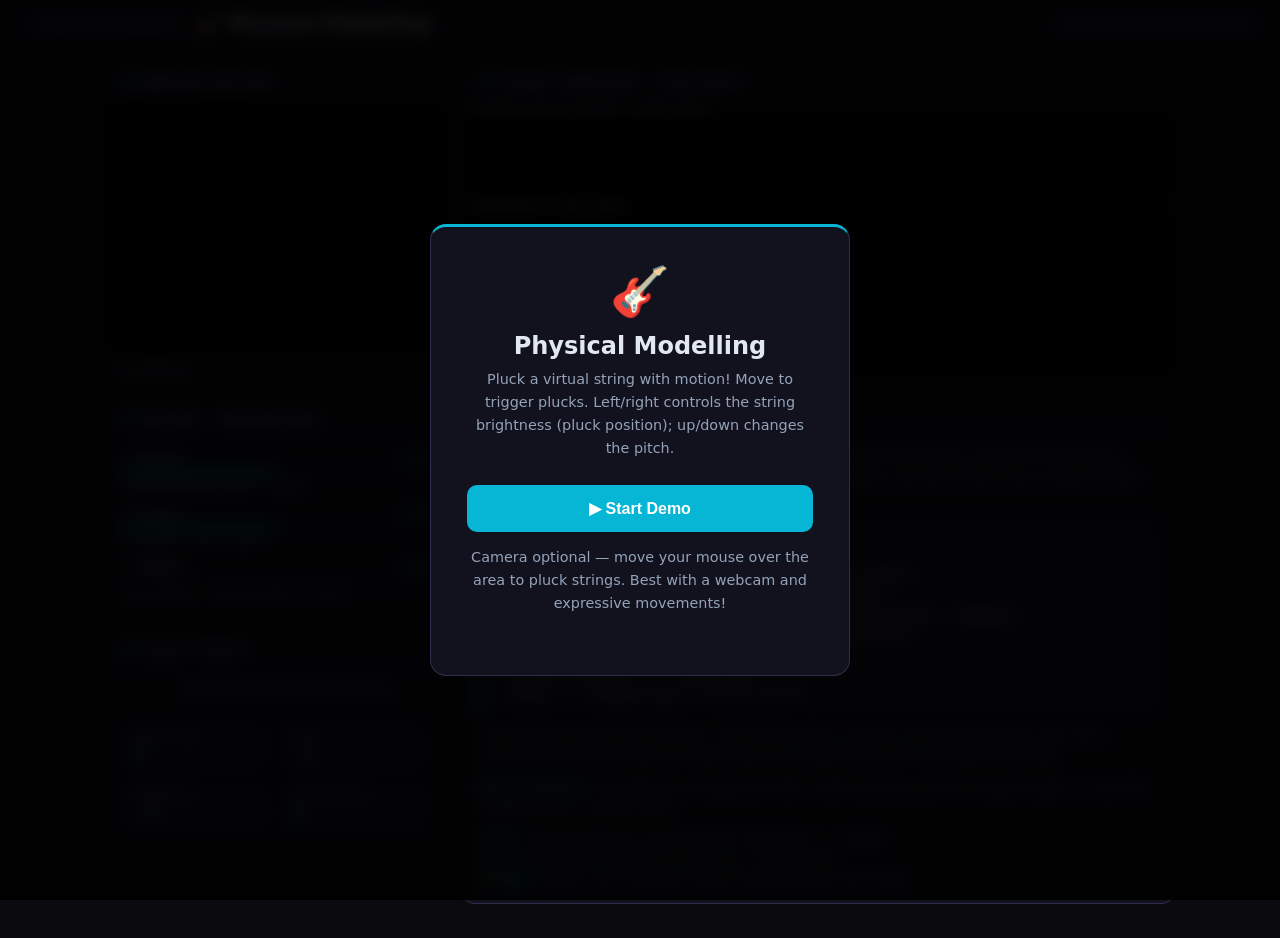
<file: demos/physical.html>
<!DOCTYPE html>
<html lang="en">
<head>
  <meta charset="UTF-8">
  <meta name="viewport" content="width=device-width, initial-scale=1.0">
  <title>Physical Modelling – Motion Synthesizers</title>
  <link rel="stylesheet" href="../css/styles.css">
  <style>
    :root { --demo-accent: #06b6d4; --demo-accent-dim: rgba(6,182,212,0.18); }
    #vizCanvas   { height: 160px; background: #000; }
    #stringCanvas { height: 80px;  background: #000; }
    .dual-viz { display: flex; flex-direction: column; }
    .viz-label {
      font-size: 0.65rem;
      color: var(--text-muted);
      font-weight: 700;
      letter-spacing: 0.08em;
      text-transform: uppercase;
      padding: 3px 8px;
      background: rgba(0,0,0,0.5);
    }
    .pluck-hint {
      text-align: center;
      padding: 0.75rem;
      font-size: 0.85rem;
      color: var(--text-muted);
    }
    .pluck-hint strong { color: var(--demo-accent); }
    #pluckIndicator {
      display: inline-block;
      width: 12px; height: 12px;
      border-radius: 50%;
      background: var(--demo-accent);
      opacity: 0;
      transition: opacity 0.05s;
      vertical-align: middle;
      margin-right: 0.3rem;
      box-shadow: 0 0 8px var(--demo-accent);
    }
  </style>
</head>
<body>

<!-- Start overlay -->
<div class="start-overlay" id="startOverlay">
  <div class="start-card">
    <div class="start-icon">🎸</div>
    <h2>Physical Modelling</h2>
    <p>Pluck a virtual string with motion! Move to trigger plucks. Left/right controls the string brightness (pluck position); up/down changes the pitch.</p>
    <button class="btn-start" id="startBtn">▶ Start Demo</button>
    <p class="start-note">Camera optional — move your mouse over the area to pluck strings. Best with a webcam and expressive movements!</p>
  </div>
</div>

<nav class="navbar">
  <a href="../index.html" class="back-link">← Motion Synthesizers</a>
  <span class="demo-title">🎸 Physical Modelling</span>
  <span class="demo-subtitle">Karplus-Strong string synthesis</span>
</nav>

<div class="app-container">

  <!-- Left column -->
  <div class="left-col">

    <div class="panel">
      <div class="panel-header">Webcam Motion</div>
      <div class="webcam-wrapper">
        <video id="video" autoplay muted playsinline></video>
        <canvas id="motionCanvas" class="motion-canvas"></canvas>
      </div>
      <div class="status-row">
        <span class="status-dot inactive" id="statusDot"></span>
        <span id="statusText">Waiting…</span>
      </div>
    </div>

    <div class="panel">
      <div class="panel-header">Motion → Parameters</div>
      <div class="motion-params">
        <div class="param-row">
          <div class="param-label-row">
            <span class="param-label">↔ X-axis</span>
            <span class="param-value" id="xVal">0.50</span>
          </div>
          <div class="param-bar-track"><div class="param-bar-fill" id="xBar" style="width:50%"></div></div>
          <span class="param-mapping">String brightness (dark → bright)</span>
        </div>
        <div class="param-row">
          <div class="param-label-row">
            <span class="param-label">↕ Y-axis</span>
            <span class="param-value" id="yVal">0.50</span>
          </div>
          <div class="param-bar-track"><div class="param-bar-fill" id="yBar" style="width:50%"></div></div>
          <span class="param-mapping">String pitch (low → high)</span>
        </div>
        <div class="param-row">
          <div class="param-label-row">
            <span class="param-label">⚡ Motion</span>
            <span class="param-value" id="magVal">0.00</span>
          </div>
          <div class="param-bar-track"><div class="param-bar-fill" id="magBar" style="width:0%"></div></div>
          <span class="param-mapping">Pluck trigger — fast movement = pluck!</span>
        </div>
      </div>
    </div>

    <div class="panel">
      <div class="panel-header">Pluck Status</div>
      <div class="pluck-hint">
        <span id="pluckIndicator"></span>
        <span id="pluckText">Move faster to pluck the string</span>
      </div>
      <div class="current-params">
        <div class="current-param">
          <div class="current-param-label">Pluck Count</div>
          <div class="current-param-value" id="pluckCount">0</div>
        </div>
        <div class="current-param">
          <div class="current-param-label">Pitch</div>
          <div class="current-param-value" id="freqDisplay">—<span class="current-param-unit">Hz</span></div>
        </div>
        <div class="current-param">
          <div class="current-param-label">Brightness</div>
          <div class="current-param-value" id="brightDisplay">—<span class="current-param-unit">Hz</span></div>
        </div>
        <div class="current-param">
          <div class="current-param-label">Active Strings</div>
          <div class="current-param-value" id="activeStrings">0</div>
        </div>
      </div>
    </div>

  </div>

  <!-- Right column -->
  <div class="right-col">

    <div class="panel">
      <div class="panel-header">String Vibration + Spectrum</div>
      <div class="dual-viz">
        <div class="viz-label">String displacement (simulated)</div>
        <canvas id="stringCanvas" width="600" height="80"></canvas>
        <div class="viz-label">Frequency Spectrum</div>
        <canvas id="vizCanvas" width="600" height="160"></canvas>
      </div>
    </div>

    <div class="panel">
      <div class="panel-header">How Physical Modelling Works</div>
      <div class="education-panel">
        <p>
          <strong>Physical modelling synthesis</strong> simulates the physics of real instruments
          instead of manipulating waveforms abstractly. The
          <strong>Karplus-Strong</strong> algorithm models a plucked string using a
          <em>delay line</em> with feedback.
        </p>
        <div class="formula-box">Karplus-Strong algorithm:

  1. Fill a short buffer with random noise  (the "pluck")
  2. Feed the buffer into a recirculating delay line
  3. Each pass through a low-pass filter  (string stiffness / damping)
  4. Slightly reduce gain each cycle       (energy loss)

  String frequency = 1 / delay_time
  Decay  ∝  feedback gain × filter cutoff</div>
        <p>
          The delay line length sets the pitch. The low-pass filter smooths out
          high frequencies over time — mimicking how real strings lose high-frequency
          energy faster than low-frequency energy.
        </p>
        <p>
          <strong>Pluck position</strong> is modelled by changing the filter cutoff:
          plucking near the bridge (bright) vs near the middle (darker, rounder tone).
        </p>
        <div class="controls-legend">
          <div class="control-item"><span class="control-axis">↔ X</span><span class="control-desc">String brightness / pluck position (dark tone ← → bright)</span></div>
          <div class="control-item"><span class="control-axis">↕ Y</span><span class="control-desc">String pitch 80–880 Hz (move up = higher pitch)</span></div>
          <div class="control-item"><span class="control-axis">⚡ Mag</span><span class="control-desc">Trigger: fast movement above threshold plucks the string</span></div>
        </div>
      </div>
    </div>

  </div>
</div>

<script src="../js/motion.js"></script>
<script>
/* ── Karplus-Strong String Engine ───────────────────────────── */

const PLUCK_THRESHOLD = 0.12;  // magnitude threshold to trigger a pluck
const PLUCK_COOLDOWN  = 250;   // ms between allowed plucks (per-string)
const MAX_STRINGS     = 6;     // polyphony

let audioCtx, masterGain, analyser;
let strings = [];        // active string nodes
let started = false;
let pluckCount = 0;
let lastPluckTime = 0;

// Motion params
let curFreq = 220, curBright = 3000;

function setupAudio(ctx) {
  analyser = ctx.createAnalyser();
  analyser.fftSize = 4096;
  analyser.smoothingTimeConstant = 0.85;

  masterGain = ctx.createGain();
  masterGain.gain.value = 0.7;

  masterGain.connect(analyser);
  analyser.connect(ctx.destination);
}

/**
 * Pluck a Karplus-Strong string.
 * @param {number} frequency   String fundamental frequency (Hz)
 * @param {number} brightness  Low-pass filter cutoff for pluck colour (Hz)
 * @param {number} amplitude   Pluck strength 0-1
 */
function pluckString(frequency, brightness, amplitude) {
  const ctx = audioCtx;
  const sr  = ctx.sampleRate;

  // Delay time = 1/frequency (capped to Web Audio min ~0.0001 s)
  const delayTime = Math.max(0.0001, 1 / frequency);

  // === Noise excitation buffer ===
  const excitationLen = Math.ceil(sr * delayTime * 1.2);
  const noiseBuffer   = ctx.createBuffer(1, excitationLen, sr);
  const noiseData     = noiseBuffer.getChannelData(0);
  // Cosine-window the noise (smoother pluck)
  for (let i = 0; i < excitationLen; i++) {
    const env    = 0.5 * (1 - Math.cos(Math.PI * i / excitationLen));
    noiseData[i] = (Math.random() * 2 - 1) * env * amplitude;
  }

  const noiseSource = ctx.createBufferSource();
  noiseSource.buffer = noiseBuffer;

  // === Delay line ===
  const delay = ctx.createDelay(2.0);
  delay.delayTime.value = delayTime;

  // === Loop low-pass filter (Karplus-Strong damping) ===
  const loopFilter = ctx.createBiquadFilter();
  loopFilter.type = 'lowpass';
  loopFilter.frequency.value = brightness;
  loopFilter.Q.value = 0.5;

  // === Feedback gain (slightly below 1 for natural decay) ===
  const feedback = ctx.createGain();
  feedback.gain.value = 0.998;

  // === Output gain (fade in fast, slow exponential decay) ===
  const outGain = ctx.createGain();
  outGain.gain.value = amplitude;

  // Karplus-Strong feedback loop: delay → loopFilter → feedback → delay
  delay.connect(loopFilter);
  loopFilter.connect(feedback);
  feedback.connect(delay);

  // Output: tap from after the filter
  loopFilter.connect(outGain);
  outGain.connect(masterGain);

  // Excitation into the delay
  noiseSource.connect(delay);
  noiseSource.start();
  noiseSource.stop(ctx.currentTime + delayTime * 2);

  // Auto-release after ~8 s (prevent memory leak for very low notes)
  const releaseTime = ctx.currentTime + 8;
  outGain.gain.setTargetAtTime(0, releaseTime, 0.5);

  const stringObj = { delay, loopFilter, feedback, outGain, startTime: Date.now() };
  strings.push(stringObj);

  // Cull oldest strings beyond MAX_STRINGS
  while (strings.length > MAX_STRINGS) {
    const oldest = strings.shift();
    oldest.outGain.gain.setTargetAtTime(0, ctx.currentTime, 0.05);
  }

  return stringObj;
}

function setParams(x, y, mag) {
  if (!started) return;

  // Pitch: Y → 80..880 Hz (exponential; up = higher)
  curFreq   = 80 * Math.pow(11, 1 - y);
  // Brightness: X → 800..8000 Hz
  curBright = 800 * Math.pow(10, x);

  // Pluck trigger: magnitude crossing threshold
  const now = Date.now();
  if (mag > PLUCK_THRESHOLD && now - lastPluckTime > PLUCK_COOLDOWN) {
    lastPluckTime = now;
    pluckCount++;
    pluckString(curFreq, curBright, Math.min(1, mag * 2));

    // Flash the pluck indicator
    const ind = document.getElementById('pluckIndicator');
    ind.style.opacity = '1';
    setTimeout(() => { ind.style.opacity = '0'; }, 120);
    document.getElementById('pluckText').textContent = `Plucked at ${Math.round(curFreq)} Hz!`;
    document.getElementById('pluckCount').textContent = pluckCount;
  }

  document.getElementById('freqDisplay').childNodes[0].nodeValue  = Math.round(curFreq);
  document.getElementById('brightDisplay').childNodes[0].nodeValue = Math.round(curBright);
  document.getElementById('activeStrings').textContent = strings.filter(s => Date.now() - s.startTime < 8000).length;
}

/* ── Motion ─────────────────────────────────────────────────── */

const detector = new MotionDetector({ onUpdate: ({ x, y, magnitude }) => {
  document.getElementById('xVal').textContent = x.toFixed(2);
  document.getElementById('yVal').textContent = y.toFixed(2);
  document.getElementById('magVal').textContent = magnitude.toFixed(2);
  document.getElementById('xBar').style.width   = (x * 100) + '%';
  document.getElementById('yBar').style.width   = (y * 100) + '%';
  document.getElementById('magBar').style.width = (magnitude * 100) + '%';
  setParams(x, y, magnitude);
}});

/* ── Visualisation ───────────────────────────────────────────── */

const stringCanvas = document.getElementById('stringCanvas');
const stringCtx    = stringCanvas.getContext('2d');
const vizCanvas    = document.getElementById('vizCanvas');
const vizCtx       = vizCanvas.getContext('2d');

let stringPhase = 0;

function drawViz() {
  requestAnimationFrame(drawViz);
  if (!analyser) return;

  const now = audioCtx ? audioCtx.currentTime : 0;

  // ── Animated "string" visualisation ──────────────────────────
  {
    const W = stringCanvas.width, H = stringCanvas.height;
    stringCtx.fillStyle = 'rgba(0,0,0,0.25)';
    stringCtx.fillRect(0, 0, W, H);

    // Get waveform data to drive the string amplitude
    const waveBuf = new Uint8Array(512);
    if (analyser) analyser.getByteTimeDomainData(waveBuf);

    // Draw string anchors
    stringCtx.fillStyle = 'rgba(6,182,212,0.6)';
    stringCtx.fillRect(0, H/2 - 4, 8, 8);
    stringCtx.fillRect(W - 8, H/2 - 4, 8, 8);

    // Draw string as a sine-like wave derived from audio data
    stringCtx.beginPath();
    stringCtx.strokeStyle = '#06b6d4';
    stringCtx.lineWidth   = 2;
    const pts = 200;
    for (let i = 0; i <= pts; i++) {
      const t   = i / pts;
      const px  = t * W;
      const wavIdx = Math.floor(t * (waveBuf.length - 1));
      const disp  = (waveBuf[wavIdx] / 128 - 1) * (H * 0.38);
      const envel = Math.sin(Math.PI * t); // fixed ends
      const py    = H / 2 + disp * envel;
      if (i === 0) stringCtx.moveTo(px, py);
      else         stringCtx.lineTo(px, py);
    }
    stringCtx.stroke();

    // Pluck position indicator from X
    const px = detector.x * W;
    stringCtx.strokeStyle = 'rgba(255,200,50,0.5)';
    stringCtx.lineWidth = 1;
    stringCtx.setLineDash([3, 3]);
    stringCtx.beginPath();
    stringCtx.moveTo(px, 0);
    stringCtx.lineTo(px, H);
    stringCtx.stroke();
    stringCtx.setLineDash([]);
  }

  // ── Frequency Spectrum ────────────────────────────────────────
  {
    const W = vizCanvas.width, H = vizCanvas.height;
    const fBuf = new Uint8Array(analyser.frequencyBinCount);
    analyser.getByteFrequencyData(fBuf);

    vizCtx.fillStyle = 'rgba(0,0,0,0.4)';
    vizCtx.fillRect(0, 0, W, H);

    const show = Math.floor(fBuf.length / 3);
    const bw   = W / show;

    for (let i = 0; i < show; i++) {
      const v  = fBuf[i] / 255;
      const bh = v * H;
      vizCtx.fillStyle = `hsl(${180 + v * 40},${60 + v*30}%,${20 + v * 50}%)`;
      vizCtx.fillRect(i * bw, H - bh, bw - 1, bh);
    }

    // Mark harmonics of current frequency
    if (audioCtx && curFreq > 0) {
      const binHz = audioCtx.sampleRate / analyser.fftSize;
      for (let n = 1; n <= 12; n++) {
        const f  = curFreq * n;
        if (f > audioCtx.sampleRate / 2) break;
        const px = (f / binHz) / (analyser.frequencyBinCount / 3) * W;
        const a  = Math.max(0, 1 - (n - 1) * 0.1);
        vizCtx.strokeStyle = `rgba(6,182,212,${a * 0.7})`;
        vizCtx.lineWidth   = 1;
        vizCtx.beginPath();
        vizCtx.moveTo(px, 0); vizCtx.lineTo(px, H);
        vizCtx.stroke();
      }
    }
  }
}

/* ── Start ───────────────────────────────────────────────────── */

document.getElementById('startBtn').addEventListener('click', async () => {
  document.getElementById('startOverlay').classList.add('hidden');

  audioCtx = new (window.AudioContext || window.webkitAudioContext)();
  if (audioCtx.state === 'suspended') await audioCtx.resume();
  setupAudio(audioCtx);
  drawViz();
  started = true;

  // Play a welcome chord
  setTimeout(() => {
    [220, 330, 440, 550].forEach((f, i) => {
      setTimeout(() => pluckString(f, 3000, 0.6), i * 120);
    });
  }, 300);

  const video = document.getElementById('video');
  const motionCanvas = document.getElementById('motionCanvas');
  const ok = await detector.start(video, motionCanvas);

  const dot = document.getElementById('statusDot');
  const txt = document.getElementById('statusText');
  if (ok) {
    dot.className = 'status-dot active';
    txt.textContent = 'Camera active — move fast to pluck!';
  } else {
    dot.className = 'status-dot inactive';
    txt.textContent = 'No camera — move mouse quickly over the video area';
    detector.enableMouseFallback(document.querySelector('.webcam-wrapper'));
  }
});
</script>
</body>
</html>
</file>
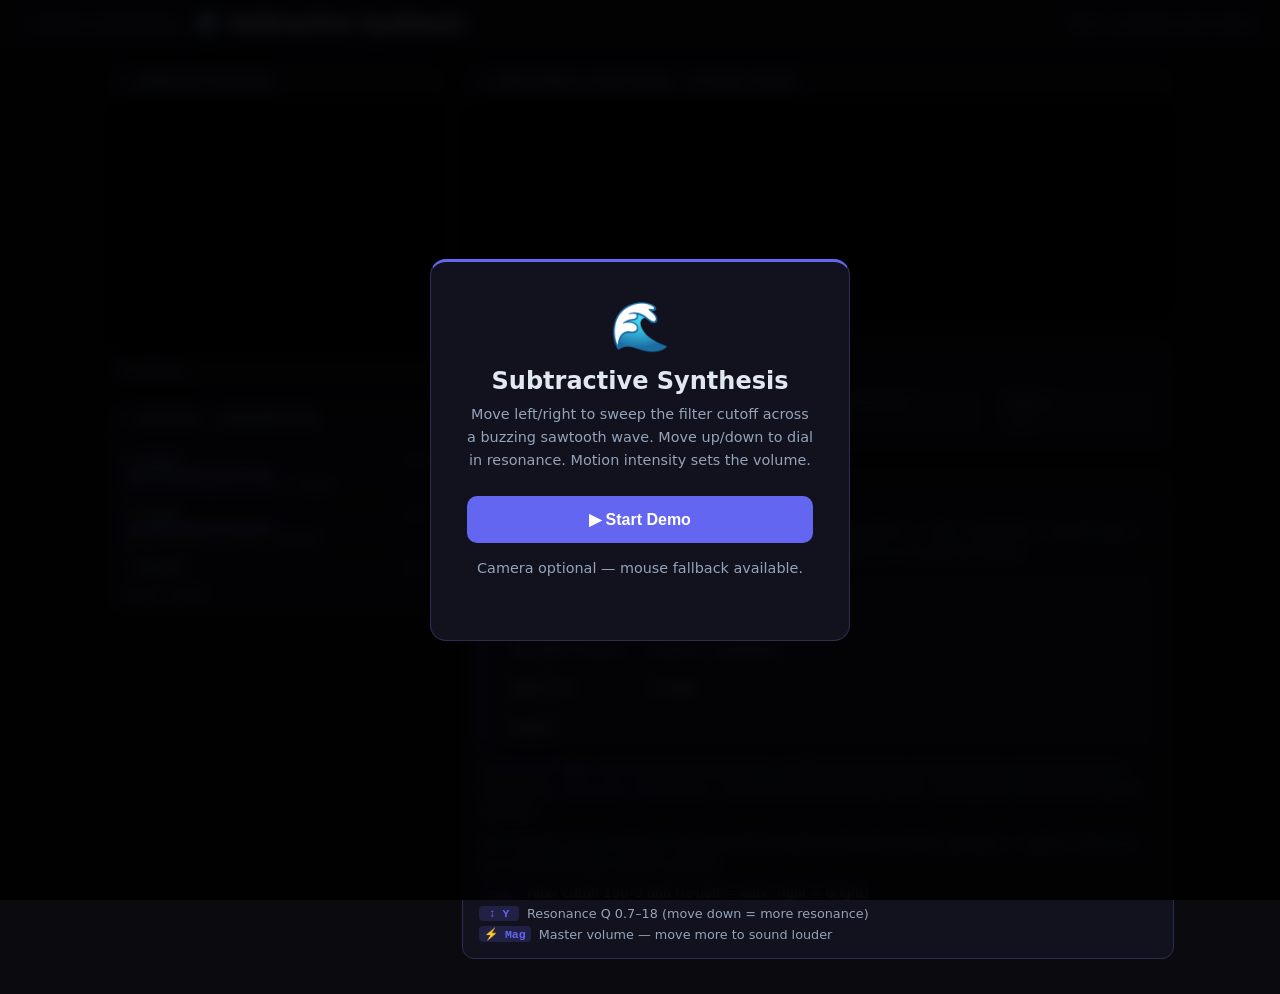
<file: demos/subtractive.html>
<!DOCTYPE html>
<html lang="en">
<head>
  <meta charset="UTF-8">
  <meta name="viewport" content="width=device-width, initial-scale=1.0">
  <title>Subtractive Synthesis – Motion Synthesizers</title>
  <link rel="stylesheet" href="../css/styles.css">
  <style>
    :root { --demo-accent: #6366f1; --demo-accent-dim: rgba(99,102,241,0.18); }
    #vizCanvas { height: 220px; background: #000; }
    /* Filter curve overlay canvas */
    #filterCanvas { height: 220px; background: transparent; position: absolute; inset: 0; width: 100%; pointer-events: none; }
    .viz-wrapper { position: relative; }
  </style>
</head>
<body>

<!-- Start overlay -->
<div class="start-overlay" id="startOverlay">
  <div class="start-card">
    <div class="start-icon">🌊</div>
    <h2>Subtractive Synthesis</h2>
    <p>Move left/right to sweep the filter cutoff across a buzzing sawtooth wave. Move up/down to dial in resonance. Motion intensity sets the volume.</p>
    <button class="btn-start" id="startBtn">▶ Start Demo</button>
    <p class="start-note">Camera optional — mouse fallback available.</p>
  </div>
</div>

<nav class="navbar">
  <a href="../index.html" class="back-link">← Motion Synthesizers</a>
  <span class="demo-title">🌊 Subtractive Synthesis</span>
  <span class="demo-subtitle">Filter a sawtooth with motion</span>
</nav>

<div class="app-container">

  <!-- Left column -->
  <div class="left-col">

    <div class="panel">
      <div class="panel-header">Webcam Motion</div>
      <div class="webcam-wrapper">
        <video id="video" autoplay muted playsinline></video>
        <canvas id="motionCanvas" class="motion-canvas"></canvas>
      </div>
      <div class="status-row">
        <span class="status-dot inactive" id="statusDot"></span>
        <span id="statusText">Waiting…</span>
      </div>
    </div>

    <div class="panel">
      <div class="panel-header">Motion → Parameters</div>
      <div class="motion-params">
        <div class="param-row">
          <div class="param-label-row">
            <span class="param-label">↔ X-axis</span>
            <span class="param-value" id="xVal">0.50</span>
          </div>
          <div class="param-bar-track"><div class="param-bar-fill" id="xBar" style="width:50%"></div></div>
          <span class="param-mapping">Filter cutoff frequency (dark → bright)</span>
        </div>
        <div class="param-row">
          <div class="param-label-row">
            <span class="param-label">↕ Y-axis</span>
            <span class="param-value" id="yVal">0.50</span>
          </div>
          <div class="param-bar-track"><div class="param-bar-fill" id="yBar" style="width:50%"></div></div>
          <span class="param-mapping">Filter resonance / Q (flat → peaked)</span>
        </div>
        <div class="param-row">
          <div class="param-label-row">
            <span class="param-label">⚡ Motion</span>
            <span class="param-value" id="magVal">0.00</span>
          </div>
          <div class="param-bar-track"><div class="param-bar-fill" id="magBar" style="width:0%"></div></div>
          <span class="param-mapping">Master volume</span>
        </div>
      </div>
    </div>

  </div>

  <!-- Right column -->
  <div class="right-col">

    <div class="panel">
      <div class="panel-header">Frequency Spectrum + Filter Curve</div>
      <div class="viz-wrapper">
        <canvas id="vizCanvas" width="600" height="220"></canvas>
        <canvas id="filterCanvas" width="600" height="220"></canvas>
      </div>
    </div>

    <div class="panel">
      <div class="panel-header">Current Values</div>
      <div class="current-params">
        <div class="current-param">
          <div class="current-param-label">Osc. Frequency</div>
          <div class="current-param-value" id="oscFreqDisplay">110<span class="current-param-unit">Hz</span></div>
        </div>
        <div class="current-param">
          <div class="current-param-label">Filter Cutoff</div>
          <div class="current-param-value" id="cutoffDisplay">—<span class="current-param-unit">Hz</span></div>
        </div>
        <div class="current-param">
          <div class="current-param-label">Resonance Q</div>
          <div class="current-param-value" id="qDisplay">—</div>
        </div>
        <div class="current-param">
          <div class="current-param-label">Volume</div>
          <div class="current-param-value" id="volDisplay">—<span class="current-param-unit">%</span></div>
        </div>
      </div>
    </div>

    <div class="panel">
      <div class="panel-header">How Subtractive Synthesis Works</div>
      <div class="education-panel">
        <p>
          <strong>Subtractive synthesis</strong> starts with a harmonically <em>rich</em> waveform —
          like a sawtooth or square wave — and uses <strong>filters</strong> to remove (subtract)
          portions of the spectrum to sculpt the timbre.
        </p>
        <div class="formula-box">Signal path:
  Sawtooth Oscillator (110 Hz)
      ↓
  Low-Pass Filter  ← cutoff, resonance
      ↓
  Amplifier        ← volume
      ↓
  Output</div>
        <p>
          A <strong>low-pass filter</strong> lets frequencies below the cutoff pass through and
          attenuates everything above. Raising the <strong>resonance (Q)</strong> boosts a narrow
          band around the cutoff, creating the characteristic synth "whistle."
        </p>
        <p>
          The orange curve overlaid on the spectrum shows the theoretical filter response —
          watch it move as you sweep left/right and tilt up/down.
        </p>
        <div class="controls-legend">
          <div class="control-item"><span class="control-axis">↔ X</span><span class="control-desc">Filter cutoff 150–8 000 Hz (left = dark, right = bright)</span></div>
          <div class="control-item"><span class="control-axis">↕ Y</span><span class="control-desc">Resonance Q 0.7–18 (move down = more resonance)</span></div>
          <div class="control-item"><span class="control-axis">⚡ Mag</span><span class="control-desc">Master volume — move more to sound louder</span></div>
        </div>
      </div>
    </div>

  </div>
</div>

<script src="../js/motion.js"></script>
<script>
/* ── Subtractive Synthesis Engine ───────────────────────────── */

let audioCtx, masterGain, analyser, osc, filter;
let started = false;

// Current params (used for filter curve overlay)
let curCutoff = 1000, curQ = 1;

function setupSynth(ctx) {
  analyser = ctx.createAnalyser();
  analyser.fftSize = 2048;
  analyser.smoothingTimeConstant = 0.8;

  masterGain = ctx.createGain();
  masterGain.gain.value = 0;

  osc = ctx.createOscillator();
  osc.type = 'sawtooth';
  osc.frequency.value = 110;

  filter = ctx.createBiquadFilter();
  filter.type = 'lowpass';
  filter.frequency.value = 1000;
  filter.Q.value = 1;

  osc.connect(filter);
  filter.connect(masterGain);
  masterGain.connect(analyser);
  analyser.connect(ctx.destination);
  osc.start();
}

function setParams(x, y, mag) {
  if (!started) return;

  // Cutoff: X → 150..8000 Hz (log)
  const cutoff = 150 * Math.pow(8000 / 150, x);
  // Q: Y → 18..0.7 (move up = low Q = flat, move down = high Q = resonant)
  const q = 0.7 * Math.pow(18 / 0.7, 1 - y);
  const vol = Math.min(1, mag * 2.5);

  const now = audioCtx.currentTime;
  filter.frequency.setTargetAtTime(cutoff, now, 0.04);
  filter.Q.setTargetAtTime(q, now, 0.04);
  masterGain.gain.setTargetAtTime(vol * 0.55, now, 0.05);

  curCutoff = cutoff;
  curQ = q;

  document.getElementById('cutoffDisplay').childNodes[0].nodeValue = Math.round(cutoff);
  document.getElementById('qDisplay').textContent = q.toFixed(1);
  document.getElementById('volDisplay').childNodes[0].nodeValue = Math.round(vol * 100);
}

/* ── Motion ─────────────────────────────────────────────────── */

const detector = new MotionDetector({ onUpdate: ({ x, y, magnitude }) => {
  document.getElementById('xVal').textContent = x.toFixed(2);
  document.getElementById('yVal').textContent = y.toFixed(2);
  document.getElementById('magVal').textContent = magnitude.toFixed(2);
  document.getElementById('xBar').style.width   = (x * 100) + '%';
  document.getElementById('yBar').style.width   = (y * 100) + '%';
  document.getElementById('magBar').style.width = (magnitude * 100) + '%';
  setParams(x, y, magnitude);
}});

/* ── Visualisation ───────────────────────────────────────────── */

const vizCanvas    = document.getElementById('vizCanvas');
const vizCtx       = vizCanvas.getContext('2d');
const filterCanvas = document.getElementById('filterCanvas');
const filterCtx    = filterCanvas.getContext('2d');

function drawViz() {
  requestAnimationFrame(drawViz);
  if (!analyser) return;

  const W = vizCanvas.width;
  const H = vizCanvas.height;

  // Spectrum
  const freqBuf = new Uint8Array(analyser.frequencyBinCount);
  analyser.getByteFrequencyData(freqBuf);

  vizCtx.fillStyle = 'rgba(0,0,0,0.4)';
  vizCtx.fillRect(0, 0, W, H);

  const barW = W / freqBuf.length * 2.5;
  for (let i = 0; i < freqBuf.length / 2; i++) {
    const val  = freqBuf[i] / 255;
    const barH = val * H;
    const hue  = 220 + val * 80;
    vizCtx.fillStyle = `hsl(${hue},80%,${30 + val * 40}%)`;
    vizCtx.fillRect(i * barW, H - barH, barW - 1, barH);
  }

  // Filter curve overlay
  filterCtx.clearRect(0, 0, W, H);
  const sampleRate = audioCtx ? audioCtx.sampleRate : 44100;
  const nyquist    = sampleRate / 2;
  filterCtx.beginPath();
  filterCtx.strokeStyle = 'rgba(245,158,11,0.85)';
  filterCtx.lineWidth = 2;

  for (let px = 0; px < W; px++) {
    // Map pixel to frequency (log scale matching analyser)
    const freq = nyquist * Math.pow(px / W, 2.5);
    // Low-pass Butterworth approximation
    const ratio  = freq / curCutoff;
    const denom  = Math.sqrt(1 + (curQ * curQ - 1) * Math.pow(ratio, 2) + Math.pow(ratio, 4));
    const gain   = Math.max(0, 1 / denom);
    const gainDB = 20 * Math.log10(Math.max(gain, 1e-6));
    const py     = H - ((gainDB + 6) / 60) * H;

    if (px === 0) filterCtx.moveTo(px, py);
    else filterCtx.lineTo(px, py);
  }
  filterCtx.stroke();
}

/* ── Start ───────────────────────────────────────────────────── */

document.getElementById('startBtn').addEventListener('click', async () => {
  document.getElementById('startOverlay').classList.add('hidden');

  audioCtx = new (window.AudioContext || window.webkitAudioContext)();
  if (audioCtx.state === 'suspended') await audioCtx.resume();
  setupSynth(audioCtx);
  drawViz();
  started = true;

  const video = document.getElementById('video');
  const motionCanvas = document.getElementById('motionCanvas');
  const ok = await detector.start(video, motionCanvas);

  const dot = document.getElementById('statusDot');
  const txt = document.getElementById('statusText');
  if (ok) {
    dot.className = 'status-dot active';
    txt.textContent = 'Camera active — move to play';
  } else {
    dot.className = 'status-dot inactive';
    txt.textContent = 'No camera — move mouse over the video area';
    detector.enableMouseFallback(document.querySelector('.webcam-wrapper'));
  }
});
</script>
</body>
</html>
</file>
<file: css/styles.css>
/* Motion Synthesizers – shared stylesheet */

:root {
  --bg: #0a0a0f;
  --bg-card: #12121f;
  --bg-input: #1a1a2e;
  --border: #2d2d4e;
  --text: #e2e8f0;
  --text-muted: #94a3b8;
  --accent: #6366f1;
  --demo-accent: #6366f1;
  --demo-accent-dim: rgba(99, 102, 241, 0.18);
  --font: 'Segoe UI', system-ui, -apple-system, sans-serif;
  --mono: 'Consolas', 'Monaco', monospace;
}

* { margin: 0; padding: 0; box-sizing: border-box; }

body {
  background: var(--bg);
  color: var(--text);
  font-family: var(--font);
  min-height: 100vh;
}

/* ── Navbar ── */
.navbar {
  display: flex;
  align-items: center;
  gap: 1rem;
  padding: 0.75rem 1.5rem;
  background: var(--bg-card);
  border-bottom: 1px solid var(--border);
  position: sticky;
  top: 0;
  z-index: 100;
}
.back-link {
  color: var(--text-muted);
  text-decoration: none;
  font-size: 0.875rem;
  transition: color 0.2s;
  white-space: nowrap;
}
.back-link:hover { color: var(--demo-accent); }
.demo-title { font-size: 1.2rem; font-weight: 700; flex: 1; }
.demo-subtitle { font-size: 0.8rem; color: var(--text-muted); }

/* ── App container ── */
.app-container {
  display: grid;
  grid-template-columns: 340px 1fr;
  gap: 1rem;
  padding: 1rem;
  max-width: 1100px;
  margin: 0 auto;
}
@media (max-width: 760px) {
  .app-container { grid-template-columns: 1fr; }
}

/* ── Panel ── */
.panel {
  background: var(--bg-card);
  border: 1px solid var(--border);
  border-radius: 12px;
  overflow: hidden;
  margin-bottom: 1rem;
}
.panel-header {
  padding: 0.625rem 1rem;
  border-bottom: 1px solid var(--border);
  font-size: 0.75rem;
  font-weight: 700;
  color: var(--text-muted);
  text-transform: uppercase;
  letter-spacing: 0.08em;
  display: flex;
  align-items: center;
  gap: 0.5rem;
}
.panel-header::before {
  content: '';
  display: inline-block;
  width: 7px; height: 7px;
  border-radius: 50%;
  background: var(--demo-accent);
}

/* ── Webcam ── */
.webcam-wrapper {
  position: relative;
  width: 100%;
  aspect-ratio: 4/3;
  background: #000;
  overflow: hidden;
}
.webcam-wrapper video {
  width: 100%; height: 100%;
  object-fit: cover;
  transform: scaleX(-1);
}
.motion-canvas {
  position: absolute;
  inset: 0;
  width: 100%; height: 100%;
  pointer-events: none;
}

/* ── Motion parameter bars ── */
.motion-params { padding: 0.875rem 1rem; display: flex; flex-direction: column; gap: 0.75rem; }
.param-row { display: flex; flex-direction: column; gap: 0.25rem; }
.param-label-row {
  display: flex;
  justify-content: space-between;
  align-items: baseline;
  font-size: 0.8rem;
}
.param-label { color: var(--text-muted); font-weight: 600; }
.param-value { color: var(--demo-accent); font-family: var(--mono); font-size: 0.75rem; }
.param-mapping { color: var(--text-muted); font-size: 0.7rem; font-style: italic; }
.param-bar-track {
  width: 100%; height: 5px;
  background: var(--bg-input);
  border-radius: 3px;
  overflow: hidden;
}
.param-bar-fill {
  height: 100%;
  background: var(--demo-accent);
  border-radius: 3px;
  width: 50%;
  transition: width 0.04s linear;
}

/* ── Visualization ── */
.viz-wrapper {
  position: relative;
  width: 100%;
  background: #000;
}
.viz-wrapper canvas { display: block; width: 100%; }

/* ── Current params grid ── */
.current-params {
  padding: 0.875rem 1rem;
  display: grid;
  grid-template-columns: repeat(auto-fit, minmax(110px, 1fr));
  gap: 0.625rem;
}
.current-param {
  background: var(--bg-input);
  border-radius: 8px;
  padding: 0.5rem 0.75rem;
}
.current-param-label { font-size: 0.7rem; color: var(--text-muted); margin-bottom: 0.2rem; }
.current-param-value {
  font-size: 1rem;
  font-weight: 700;
  font-family: var(--mono);
  color: var(--demo-accent);
}
.current-param-unit { font-size: 0.7rem; color: var(--text-muted); margin-left: 0.2rem; }

/* ── Education panel ── */
.education-panel { padding: 1rem; }
.education-panel h2 {
  font-size: 0.9rem;
  font-weight: 700;
  margin-bottom: 0.625rem;
  color: var(--text);
}
.education-panel p {
  font-size: 0.8125rem;
  color: var(--text-muted);
  line-height: 1.65;
  margin-bottom: 0.625rem;
}
.education-panel strong { color: var(--demo-accent); }
.formula-box {
  background: var(--bg-input);
  border-left: 3px solid var(--demo-accent);
  border-radius: 0 6px 6px 0;
  padding: 0.5rem 0.875rem;
  font-family: var(--mono);
  font-size: 0.775rem;
  color: var(--text);
  margin: 0.625rem 0;
  white-space: pre;
  overflow-x: auto;
  line-height: 1.6;
}
.controls-legend { display: flex; flex-direction: column; gap: 0.35rem; margin-top: 0.625rem; }
.control-item { display: flex; align-items: center; gap: 0.5rem; font-size: 0.8rem; }
.control-axis {
  min-width: 40px;
  text-align: center;
  font-weight: 700;
  padding: 1px 5px;
  border-radius: 4px;
  background: var(--demo-accent-dim);
  color: var(--demo-accent);
  font-size: 0.72rem;
  font-family: var(--mono);
}
.control-desc { color: var(--text-muted); }

/* ── Start overlay ── */
.start-overlay {
  position: fixed;
  inset: 0;
  background: rgba(0,0,0,0.88);
  backdrop-filter: blur(8px);
  display: flex;
  align-items: center;
  justify-content: center;
  z-index: 1000;
}
.start-overlay.hidden { display: none; }
.start-card {
  background: var(--bg-card);
  border: 1px solid var(--border);
  border-top: 3px solid var(--demo-accent);
  border-radius: 16px;
  padding: 2.25rem;
  max-width: 420px;
  width: 90%;
  text-align: center;
}
.start-icon { font-size: 3rem; margin-bottom: 0.75rem; }
.start-card h2 { font-size: 1.5rem; font-weight: 800; margin-bottom: 0.5rem; }
.start-card p {
  color: var(--text-muted);
  font-size: 0.9rem;
  line-height: 1.6;
  margin-bottom: 1.5rem;
}
.btn-start {
  background: var(--demo-accent);
  color: #fff;
  border: none;
  padding: 0.875rem 2rem;
  border-radius: 10px;
  font-size: 1rem;
  font-weight: 700;
  cursor: pointer;
  width: 100%;
  margin-bottom: 0.875rem;
  transition: opacity 0.2s, transform 0.1s;
}
.btn-start:hover { opacity: 0.9; transform: translateY(-1px); }
.btn-start:active { transform: translateY(0); }
.start-note { font-size: 0.775rem; color: var(--text-muted); }

/* ── Status ── */
.status-row {
  display: flex;
  align-items: center;
  gap: 0.5rem;
  padding: 0.5rem 1rem;
  font-size: 0.75rem;
  color: var(--text-muted);
}
.status-dot {
  width: 7px; height: 7px;
  border-radius: 50%;
}
.status-dot.active { background: #10b981; box-shadow: 0 0 5px #10b981; animation: pulse 2s infinite; }
.status-dot.inactive { background: var(--text-muted); }
@keyframes pulse { 0%,100%{opacity:1} 50%{opacity:0.4} }

/* ── Index page ── */
.hero {
  text-align: center;
  padding: 4rem 1.5rem 1.5rem;
}
.hero h1 {
  font-size: 2.75rem;
  font-weight: 900;
  background: linear-gradient(135deg, #6366f1 30%, #a78bfa);
  -webkit-background-clip: text;
  -webkit-text-fill-color: transparent;
  background-clip: text;
  margin-bottom: 0.875rem;
}
.hero p {
  color: var(--text-muted);
  font-size: 1.05rem;
  max-width: 560px;
  margin: 0 auto 0.5rem;
  line-height: 1.7;
}
.hero-badges {
  display: flex;
  flex-wrap: wrap;
  justify-content: center;
  gap: 0.5rem;
  margin-top: 1rem;
}
.badge {
  font-size: 0.75rem;
  padding: 3px 10px;
  border-radius: 99px;
  background: rgba(99,102,241,0.15);
  border: 1px solid rgba(99,102,241,0.3);
  color: #a78bfa;
}
.demos-grid {
  display: grid;
  grid-template-columns: repeat(auto-fill, minmax(210px, 1fr));
  gap: 1.125rem;
  padding: 1.5rem 1.5rem 3rem;
  max-width: 1100px;
  margin: 0 auto;
}
.demo-card {
  background: var(--bg-card);
  border: 1px solid var(--border);
  border-radius: 14px;
  padding: 1.5rem;
  text-decoration: none;
  color: inherit;
  transition: border-color 0.2s, transform 0.15s, box-shadow 0.2s;
  display: block;
}
.demo-card:hover {
  border-color: var(--card-accent, #6366f1);
  transform: translateY(-3px);
  box-shadow: 0 8px 30px rgba(0,0,0,0.4);
}
.demo-card-icon { font-size: 2.25rem; margin-bottom: 0.75rem; }
.demo-card h3 { font-size: 1rem; font-weight: 700; margin-bottom: 0.375rem; color: var(--card-accent, #6366f1); }
.demo-card p { font-size: 0.8rem; color: var(--text-muted); line-height: 1.55; margin-bottom: 0.875rem; }
.demo-card-tags { display: flex; flex-wrap: wrap; gap: 0.3rem; }
.tag {
  font-size: 0.7rem;
  padding: 2px 7px;
  border-radius: 99px;
  background: rgba(255,255,255,0.06);
  color: var(--text-muted);
}
.footer {
  text-align: center;
  padding: 2rem;
  color: var(--text-muted);
  font-size: 0.8rem;
  border-top: 1px solid var(--border);
}
</file>
